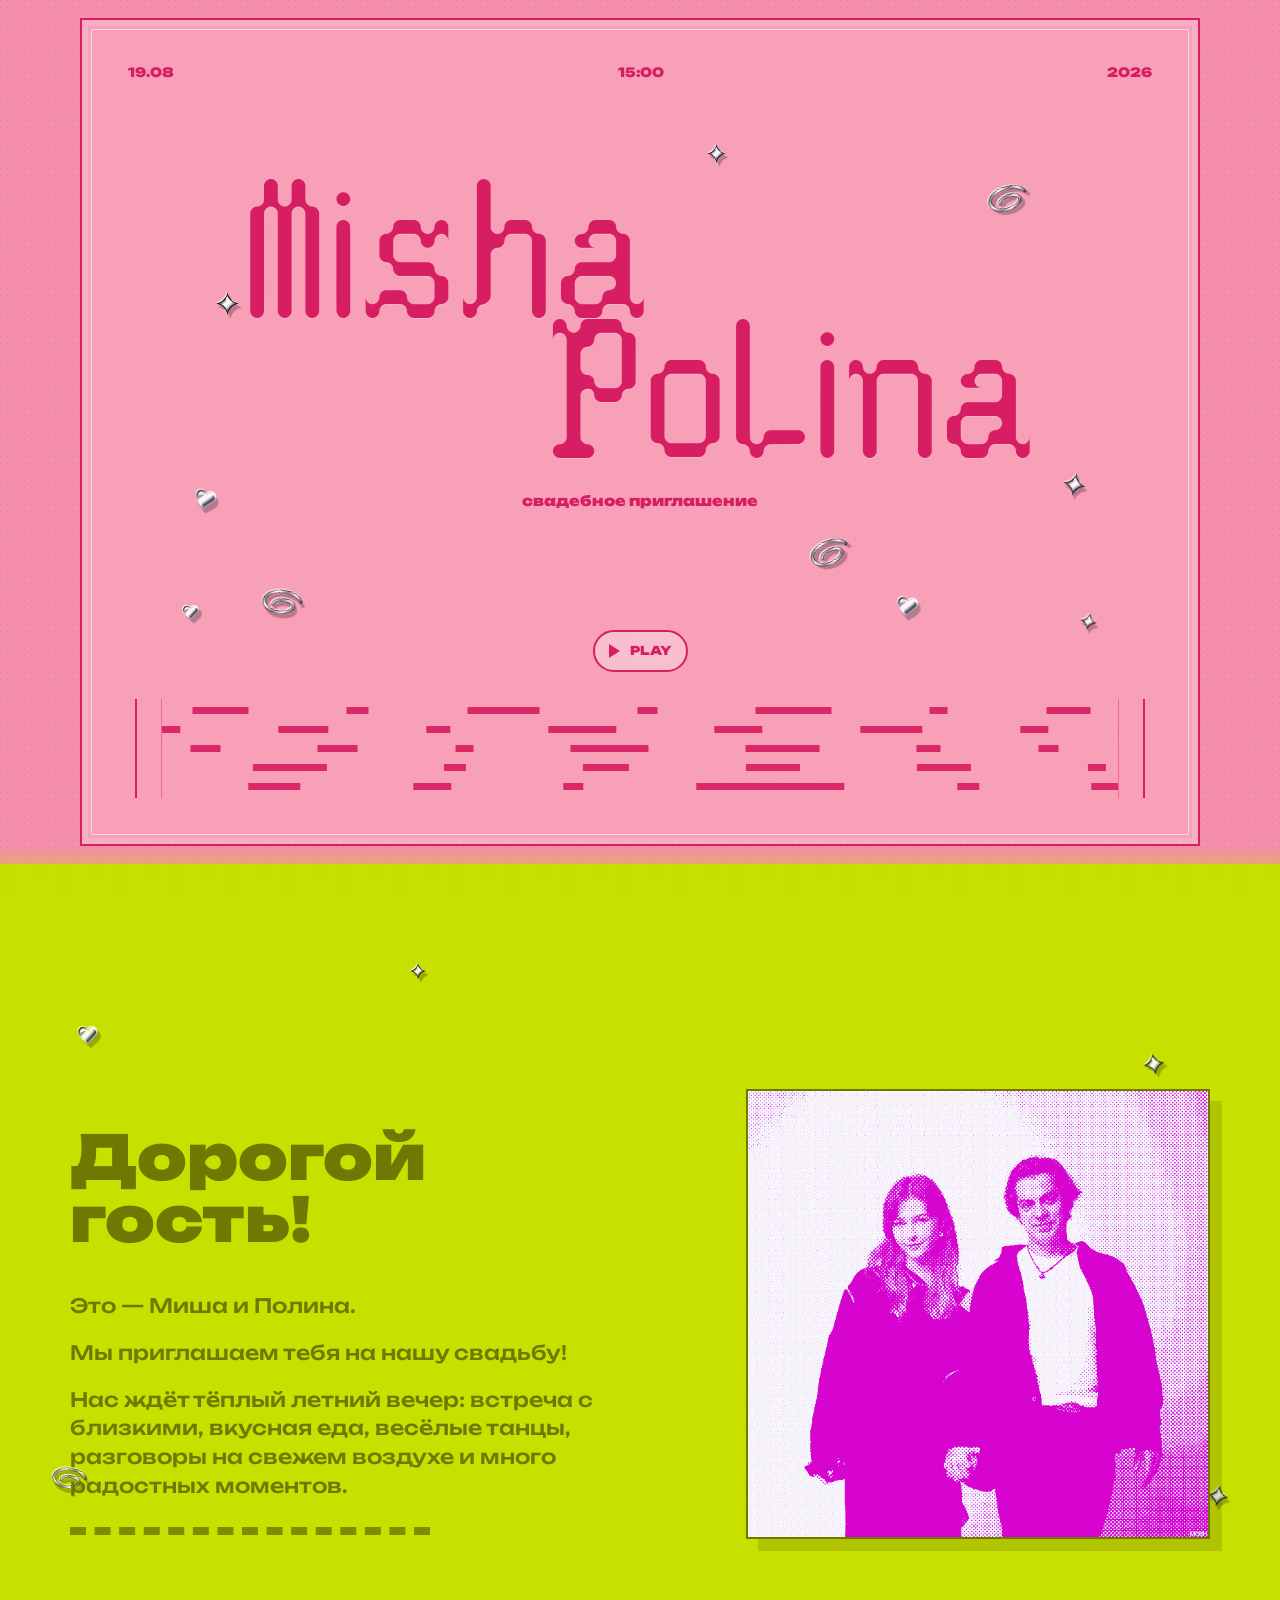
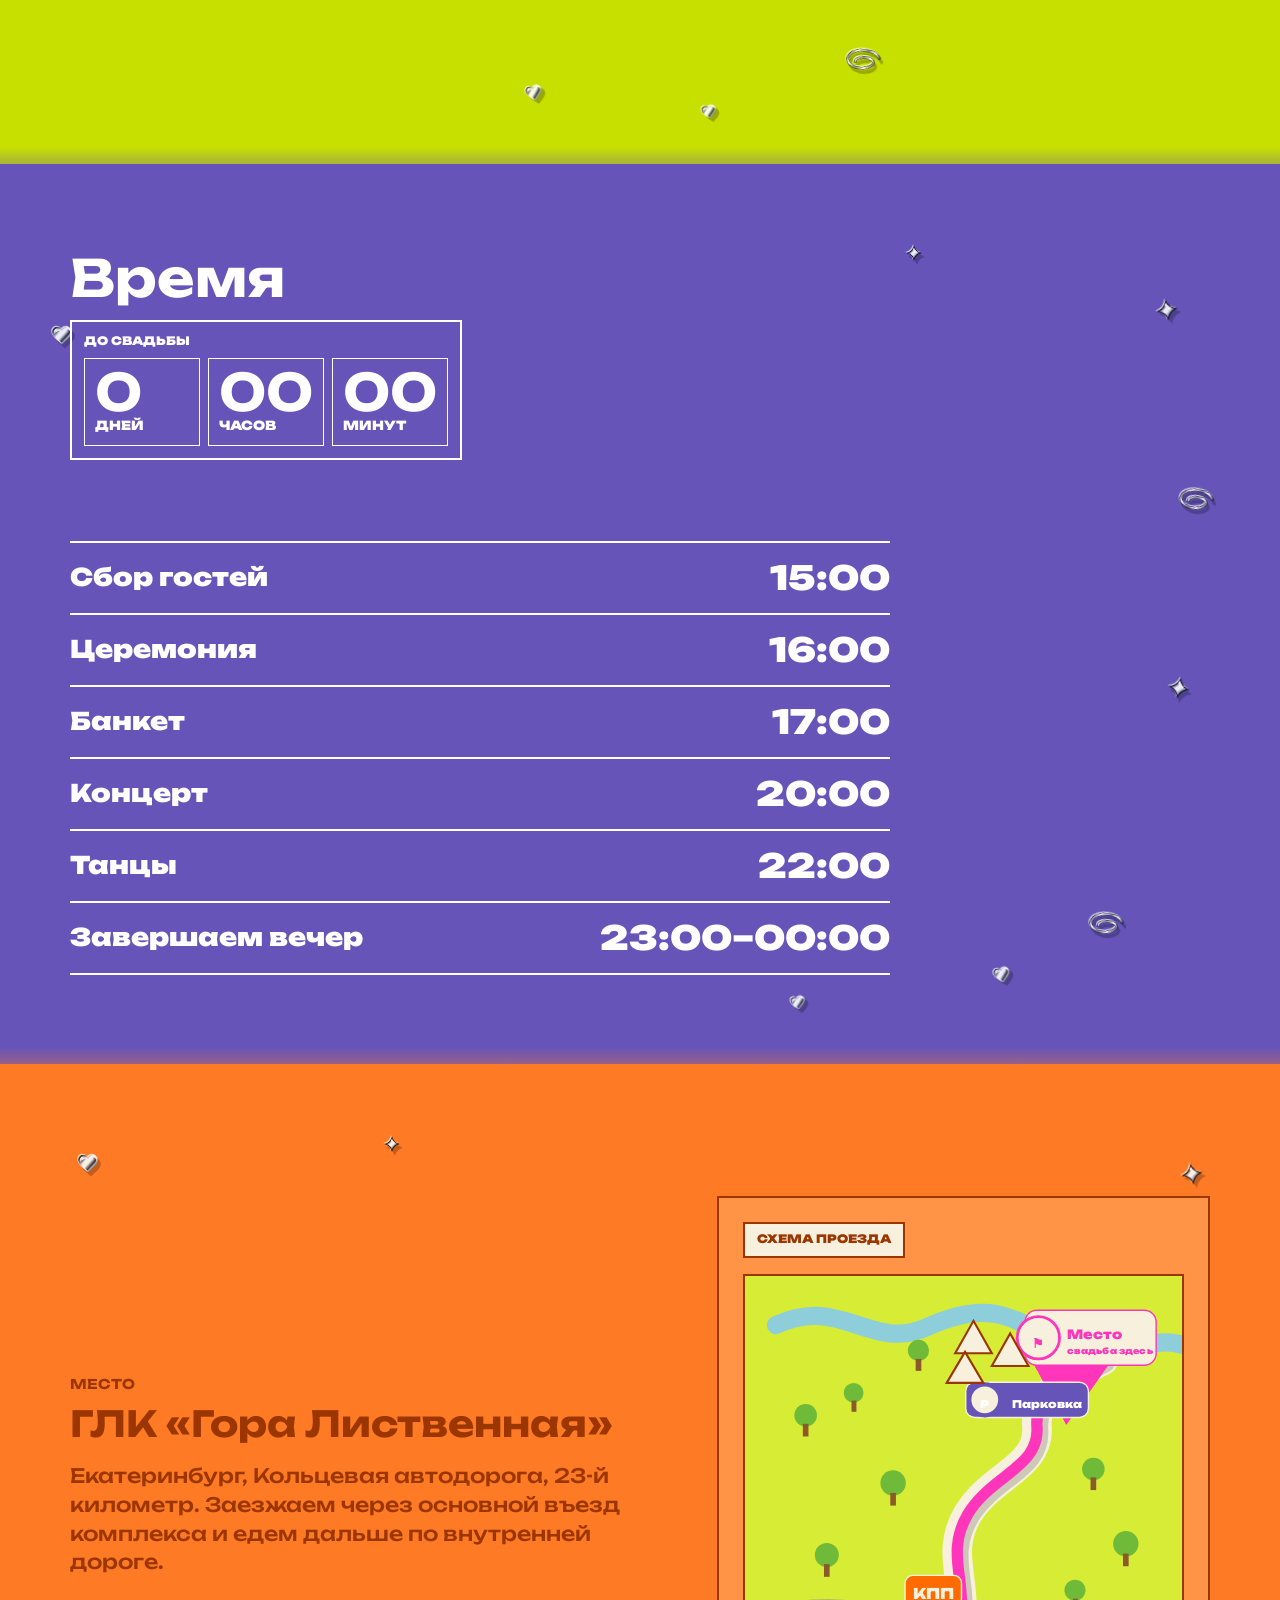
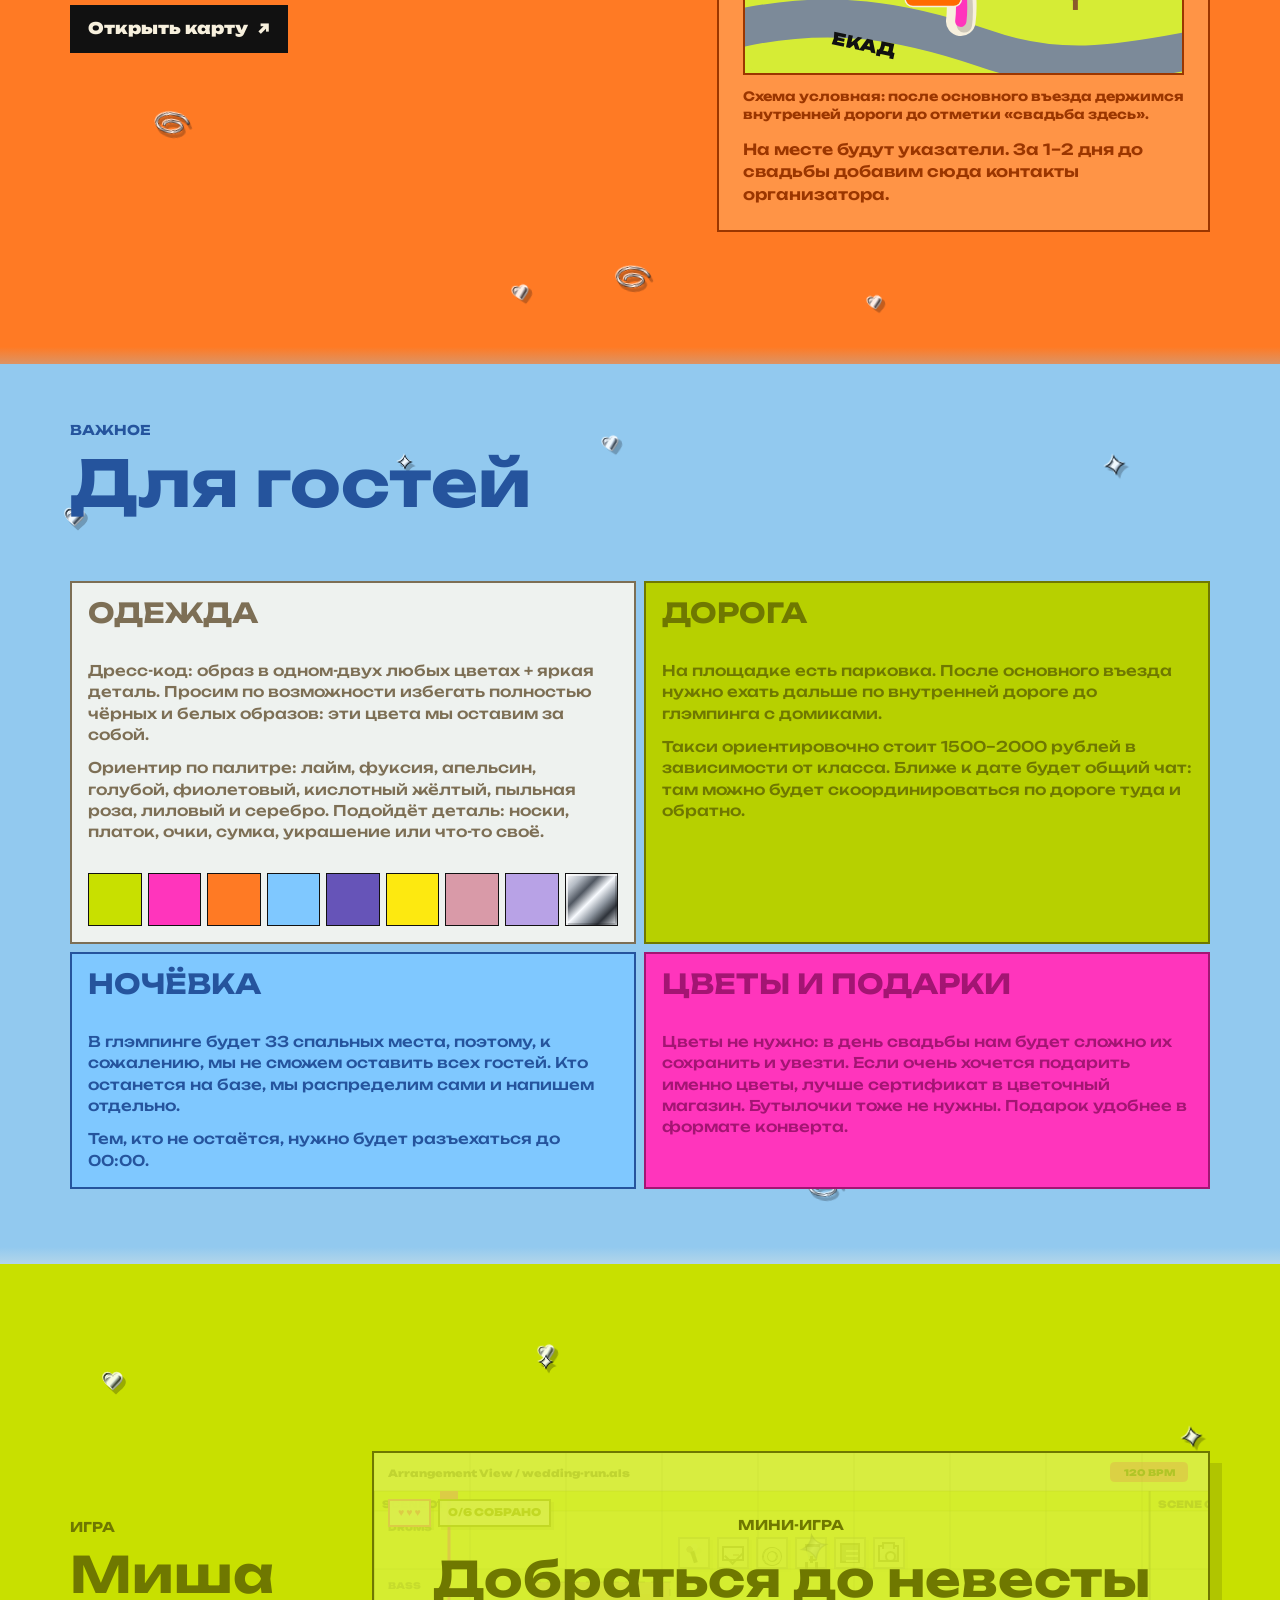
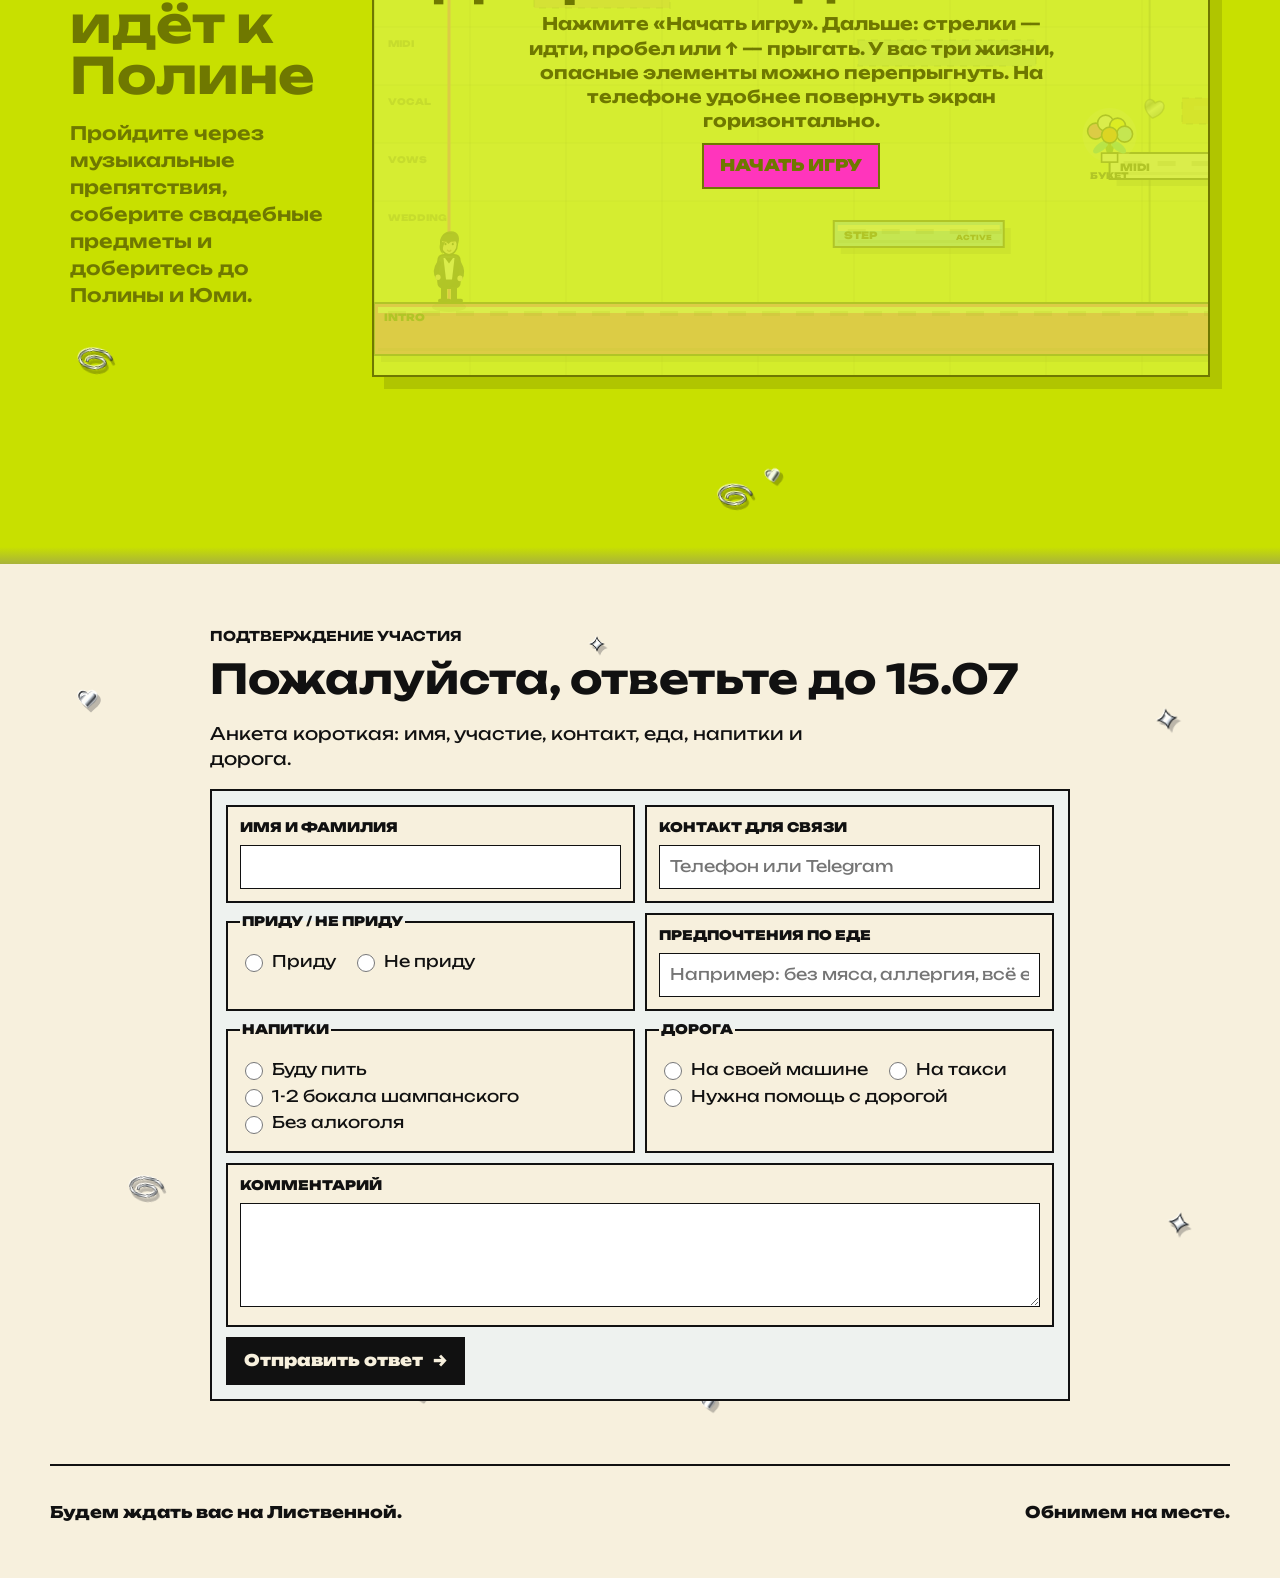
<file: index.html>
<!doctype html>
<html lang="ru">
  <head>
    <meta charset="utf-8">
    <meta name="viewport" content="width=device-width, initial-scale=1">
    <meta
      name="description"
      content="Приглашение на свадьбу Миши и Полины 19 августа 2026 года на Горе Лиственной."
    >
    <title>Миша и Полина — 19 августа 2026</title>
    <link rel="preconnect" href="https://fonts.googleapis.com">
    <link rel="preconnect" href="https://fonts.gstatic.com" crossorigin>
    <link href="https://fonts.googleapis.com/css2?family=Unbounded:wght@400;700;800;900&family=Cormorant+Garamond:ital,wght@0,300;0,400;1,300;1,400;1,600&family=Cormorant:ital,wght@1,300;1,400&display=swap" rel="stylesheet">
    <link rel="icon" href="assets/favicon.svg" type="image/svg+xml">
    <link rel="stylesheet" href="styles.css">
  </head>
  <body>
    <a class="skip-link" href="#invite">К содержанию</a>

    <header class="site-bar" aria-label="Навигация">
      <a class="site-mark" href="#top" aria-label="Миша и Полина">M+P</a>
      <nav class="site-nav" aria-label="Разделы приглашения">
        <a href="#time">Время</a>
        <a href="#place">Место</a>
        <a href="#notes">Важно</a>
        <a href="#game">Игра</a>
        <a href="#rsvp">Анкета</a>
      </nav>
    </header>

    <main id="top">
      <section class="hero hero--pink" aria-labelledby="hero-title">
        <div class="hero__grain" aria-hidden="true"></div>

        <div class="hero__poster">
          <div class="hero__topline" aria-label="Главная информация">
            <span>19.08</span>
            <span>15:00</span>
            <span>2026</span>
          </div>

          <div class="hero__silver-marks" aria-hidden="true">
            <img src="assets/silver-spark.svg" alt="">
            <img src="assets/silver-orbit.svg" alt="">
            <img src="assets/silver-heart.svg" alt="">
            <img src="assets/silver-spark.svg" alt="">
            <img src="assets/silver-orbit.svg" alt="">
            <img src="assets/silver-heart.svg" alt="">
            <img src="assets/silver-spark.svg" alt="">
            <img src="assets/silver-orbit.svg" alt="">
            <img src="assets/silver-heart.svg" alt="">
            <img src="assets/silver-spark.svg" alt="">
          </div>

          <div class="hero__copy">
            <h1 id="hero-title" class="hero__title">
              <span class="hero__name hero__name--misha">Misha</span>
              <span class="hero__name hero__name--polina">Polina</span>
            </h1>
            <p class="hero__subtitle">свадебное приглашение</p>
          </div>

          <div class="audio-plugin" aria-label="Музыкальный плеер">
            <button class="audio-plugin__button" type="button" data-audio-toggle aria-pressed="false">
              <span class="audio-plugin__icon" aria-hidden="true"></span>
              <span data-audio-label>Play</span>
            </button>
            <audio data-hero-audio src="assets/zuki.mp3" preload="metadata"></audio>
          </div>

          <div class="hero__midi-road midi-road" aria-hidden="true">
            <div class="midi-road__track">
              <div class="midi-road__lane">
                <div class="midi-road__phrase">
                  <span style="--w: 34px"></span>
                  <span style="--w: 18px"></span>
                  <span style="--w: 44px"></span>
                  <span style="--w: 26px"></span>
                  <span style="--w: 56px"></span>
                  <span style="--w: 22px"></span>
                  <span style="--w: 72px"></span>
                  <span style="--w: 20px"></span>
                  <span style="--w: 42px"></span>
                </div>
                <div class="midi-road__phrase" aria-hidden="true">
                  <span style="--w: 34px"></span>
                  <span style="--w: 18px"></span>
                  <span style="--w: 44px"></span>
                  <span style="--w: 26px"></span>
                  <span style="--w: 56px"></span>
                  <span style="--w: 22px"></span>
                  <span style="--w: 72px"></span>
                  <span style="--w: 20px"></span>
                  <span style="--w: 42px"></span>
                </div>
              </div>
              <div class="midi-road__lane">
                <div class="midi-road__phrase">
                  <span style="--w: 18px"></span>
                  <span style="--w: 62px"></span>
                  <span style="--w: 28px"></span>
                  <span style="--w: 36px"></span>
                  <span style="--w: 20px"></span>
                  <span style="--w: 50px"></span>
                  <span style="--w: 24px"></span>
                  <span style="--w: 68px"></span>
                  <span style="--w: 30px"></span>
                </div>
                <div class="midi-road__phrase" aria-hidden="true">
                  <span style="--w: 18px"></span>
                  <span style="--w: 62px"></span>
                  <span style="--w: 28px"></span>
                  <span style="--w: 36px"></span>
                  <span style="--w: 20px"></span>
                  <span style="--w: 50px"></span>
                  <span style="--w: 24px"></span>
                  <span style="--w: 68px"></span>
                  <span style="--w: 30px"></span>
                </div>
              </div>
              <div class="midi-road__lane">
                <div class="midi-road__phrase">
                  <span style="--w: 48px"></span>
                  <span style="--w: 24px"></span>
                  <span style="--w: 20px"></span>
                  <span style="--w: 58px"></span>
                  <span style="--w: 30px"></span>
                  <span style="--w: 40px"></span>
                  <span style="--w: 18px"></span>
                  <span style="--w: 78px"></span>
                  <span style="--w: 26px"></span>
                </div>
                <div class="midi-road__phrase" aria-hidden="true">
                  <span style="--w: 48px"></span>
                  <span style="--w: 24px"></span>
                  <span style="--w: 20px"></span>
                  <span style="--w: 58px"></span>
                  <span style="--w: 30px"></span>
                  <span style="--w: 40px"></span>
                  <span style="--w: 18px"></span>
                  <span style="--w: 78px"></span>
                  <span style="--w: 26px"></span>
                </div>
              </div>
              <div class="midi-road__lane">
                <div class="midi-road__phrase">
                  <span style="--w: 26px"></span>
                  <span style="--w: 54px"></span>
                  <span style="--w: 18px"></span>
                  <span style="--w: 32px"></span>
                  <span style="--w: 74px"></span>
                  <span style="--w: 22px"></span>
                  <span style="--w: 46px"></span>
                  <span style="--w: 28px"></span>
                </div>
                <div class="midi-road__phrase" aria-hidden="true">
                  <span style="--w: 26px"></span>
                  <span style="--w: 54px"></span>
                  <span style="--w: 18px"></span>
                  <span style="--w: 32px"></span>
                  <span style="--w: 74px"></span>
                  <span style="--w: 22px"></span>
                  <span style="--w: 46px"></span>
                  <span style="--w: 28px"></span>
                </div>
              </div>
              <div class="midi-road__lane">
                <div class="midi-road__phrase">
                  <span style="--w: 64px"></span>
                  <span style="--w: 22px"></span>
                  <span style="--w: 34px"></span>
                  <span style="--w: 18px"></span>
                  <span style="--w: 52px"></span>
                  <span style="--w: 38px"></span>
                  <span style="--w: 20px"></span>
                  <span style="--w: 84px"></span>
                </div>
                <div class="midi-road__phrase" aria-hidden="true">
                  <span style="--w: 64px"></span>
                  <span style="--w: 22px"></span>
                  <span style="--w: 34px"></span>
                  <span style="--w: 18px"></span>
                  <span style="--w: 52px"></span>
                  <span style="--w: 38px"></span>
                  <span style="--w: 20px"></span>
                  <span style="--w: 84px"></span>
                </div>
              </div>
            </div>
          </div>
        </div>
      </section>

      <section class="intro section screen--lime" id="invite" aria-labelledby="invite-title">
        <div class="section__silver-marks" aria-hidden="true">
          <img src="assets/silver-heart.svg" alt="">
          <img src="assets/silver-spark.svg" alt="">
          <img src="assets/silver-orbit.svg" alt="">
          <img src="assets/silver-spark.svg" alt="">
          <img src="assets/silver-heart.svg" alt="">
          <img src="assets/silver-orbit.svg" alt="">
          <img src="assets/silver-spark.svg" alt="">
          <img src="assets/silver-heart.svg" alt="">
        </div>
        <div class="intro__text">
          <h2 id="invite-title">Дорогой <span data-guest-name>гость</span>!</h2>
          <div class="intro__body">
            <p>
              Это — Миша и Полина.
            </p>
            <p>
              Мы приглашаем тебя на нашу свадьбу!
            </p>
            <p>
              Нас ждёт тёплый летний вечер: встреча с близкими, вкусная еда,
              весёлые танцы, разговоры на свежем воздухе и много радостных
              моментов.
            </p>
          </div>
        </div>
        <figure class="intro__photo intro__photo--pop">
          <img src="assets/misha-polina-pop-pink.png" alt="Миша и Полина идут вместе и держатся за руки">
        </figure>
      </section>

      <section class="section section--grid screen--violet" id="time" aria-labelledby="time-title">
        <div class="section__silver-marks" aria-hidden="true">
          <img src="assets/silver-heart.svg" alt="">
          <img src="assets/silver-spark.svg" alt="">
          <img src="assets/silver-orbit.svg" alt="">
          <img src="assets/silver-spark.svg" alt="">
          <img src="assets/silver-heart.svg" alt="">
          <img src="assets/silver-orbit.svg" alt="">
          <img src="assets/silver-spark.svg" alt="">
          <img src="assets/silver-heart.svg" alt="">
        </div>
        <div>
          <h2 id="time-title">Время</h2>
          <div class="countdown" aria-label="Сколько осталось до свадьбы">
            <p>до свадьбы</p>
            <div class="countdown__grid">
              <span><strong id="cd-days">0</strong>дней</span>
              <span><strong id="cd-hours">00</strong>часов</span>
              <span><strong id="cd-minutes">00</strong>минут</span>
            </div>
          </div>
        </div>
        <ol class="timeline" aria-label="Время">
          <li>
            <span>Сбор гостей</span>
            <time datetime="2026-08-19T15:00">15:00</time>
          </li>
          <li>
            <span>Церемония</span>
            <time datetime="2026-08-19T16:00">16:00</time>
          </li>
          <li>
            <span>Банкет</span>
            <time datetime="2026-08-19T17:00">17:00</time>
          </li>
          <li>
            <span>Концерт</span>
            <time datetime="2026-08-19T20:00">20:00</time>
          </li>
          <li>
            <span>Танцы</span>
            <time datetime="2026-08-19T22:00">22:00</time>
          </li>
          <li>
            <span>Завершаем вечер</span>
            <time datetime="2026-08-19T23:00">23:00–00:00</time>
          </li>
        </ol>
      </section>

      <section class="place section screen--orange" id="place" aria-labelledby="place-title">
        <div class="section__silver-marks" aria-hidden="true">
          <img src="assets/silver-heart.svg" alt="">
          <img src="assets/silver-spark.svg" alt="">
          <img src="assets/silver-orbit.svg" alt="">
          <img src="assets/silver-spark.svg" alt="">
          <img src="assets/silver-heart.svg" alt="">
          <img src="assets/silver-orbit.svg" alt="">
          <img src="assets/silver-spark.svg" alt="">
          <img src="assets/silver-heart.svg" alt="">
        </div>
        <div class="place__copy">
          <p class="eyebrow">место</p>
          <h2 id="place-title">ГЛК «Гора Лиственная»</h2>
          <p>
            Екатеринбург, Кольцевая автодорога, 23-й километр. Заезжаем через
            основной въезд комплекса и едем дальше по внутренней дороге.
          </p>
          <a
            class="button-link"
            href="https://yandex.ru/maps/-/CTQwrZ~t"
            target="_blank"
            rel="noreferrer"
          >
            Открыть карту
            <span aria-hidden="true">↗</span>
          </a>
        </div>
        <div class="route-card" aria-label="Схема проезда">
          <p class="route-card__kicker">схема проезда</p>
          <figure class="route-map">
            <svg viewBox="0 0 620 560" role="img" aria-labelledby="route-map-title route-map-desc">
              <title id="route-map-title">Схема проезда на Горе Лиственной</title>
              <desc id="route-map-desc">
                От ЕКАД заехать через КПП, ехать по внутренней дороге мимо парковки до места свадьбы.
              </desc>
              <defs>
                <marker id="route-arrow" viewBox="0 0 10 10" refX="8" refY="5" markerWidth="7" markerHeight="7" orient="auto-start-reverse">
                  <path d="M 0 0 L 10 5 L 0 10 z" fill="#ff35bc"></path>
                </marker>
              </defs>
              <rect width="620" height="560" rx="22" fill="#d6ec35"></rect>
              <path class="route-map__river" d="M44 68 C138 24 178 108 260 70 C336 36 374 48 440 94 C504 138 562 78 620 96"></path>
              <path class="route-map__ekad" d="M-18 500 C122 468 226 488 338 526 C440 562 520 552 650 526"></path>
              <text class="route-map__ekad-label" x="122" y="520" transform="rotate(12 122 520)">ЕКАД</text>
              <path class="route-map__road" d="M306 488 C314 428 284 390 316 336 C350 280 418 270 414 212 C410 164 452 148 508 118"></path>
              <path class="route-map__path-shadow" d="M306 488 C314 428 284 390 316 336 C350 280 418 270 414 212 C410 164 452 148 508 118"></path>
              <path class="route-map__path" d="M306 488 C314 428 284 390 316 336 C350 280 418 270 414 212 C410 164 452 148 508 118"></path>
              <g class="route-map__trees">
                <circle cx="86" cy="196" r="16"></circle><rect x="82" y="208" width="8" height="18"></rect>
                <circle cx="154" cy="164" r="14"></circle><rect x="151" y="175" width="7" height="16"></rect>
                <circle cx="210" cy="292" r="18"></circle><rect x="206" y="306" width="8" height="18"></rect>
                <circle cx="116" cy="394" r="17"></circle><rect x="112" y="407" width="8" height="18"></rect>
                <circle cx="494" cy="272" r="16"></circle><rect x="490" y="284" width="8" height="18"></rect>
                <circle cx="540" cy="378" r="18"></circle><rect x="536" y="392" width="8" height="18"></rect>
                <circle cx="468" cy="444" r="15"></circle><rect x="465" y="456" width="7" height="16"></rect>
                <circle cx="246" cy="104" r="15"></circle><rect x="242" y="116" width="8" height="17"></rect>
              </g>
              <g class="route-map__gate route-map__label">
                <rect x="228" y="424" width="78" height="42" rx="10"></rect>
                <text x="267" y="451">КПП</text>
              </g>
              <g class="route-map__parking route-map__label">
                <rect x="314" y="150" width="172" height="48" rx="12"></rect>
                <circle cx="340" cy="174" r="22"></circle>
                <text class="route-map__parking-p" x="340" y="181">P</text>
                <text x="378" y="181">Парковка</text>
              </g>
              <g class="route-map__glamping route-map__label">
                <rect x="398" y="48" width="184" height="76" rx="16"></rect>
                <circle cx="416" cy="86" r="30"></circle>
                <text class="route-map__flag" x="416" y="95">⚑</text>
                <text x="456" y="82">Место</text>
                <text x="456" y="106">свадьба здесь</text>
              </g>
              <g class="route-map__tents">
                <path d="M298 108 L324 62 L350 108 Z"></path>
                <path d="M350 126 L376 80 L402 126 Z"></path>
                <path d="M286 150 L312 106 L338 150 Z"></path>
              </g>
            </svg>
            <figcaption>
              Схема условная: после основного въезда держимся внутренней дороги до отметки «свадьба здесь».
            </figcaption>
          </figure>
          <p class="route-card__note">На месте будут указатели. За 1–2 дня до свадьбы добавим сюда контакты организатора.</p>
        </div>
      </section>

      <section class="notes section screen--blue" id="notes" aria-labelledby="notes-title">
        <div class="section__silver-marks" aria-hidden="true">
          <img src="assets/silver-heart.svg" alt="">
          <img src="assets/silver-spark.svg" alt="">
          <img src="assets/silver-orbit.svg" alt="">
          <img src="assets/silver-spark.svg" alt="">
          <img src="assets/silver-heart.svg" alt="">
          <img src="assets/silver-orbit.svg" alt="">
          <img src="assets/silver-spark.svg" alt="">
          <img src="assets/silver-heart.svg" alt="">
        </div>
        <div>
          <p class="eyebrow">важное</p>
          <h2 id="notes-title">Для гостей</h2>
        </div>
        <div class="notes__list">
          <article class="note note--dress">
            <h3>ОДЕЖДА</h3>
            <p>
              Дресс-код: образ в одном-двух любых цветах + яркая деталь.
              Просим по возможности избегать полностью чёрных и белых образов:
              эти цвета мы оставим за собой.
            </p>
            <p>
              Ориентир по палитре: лайм, фуксия, апельсин, голубой,
              фиолетовый, кислотный жёлтый, пыльная роза, лиловый и серебро. Подойдёт деталь: носки, платок,
              очки, сумка, украшение или что-то своё.
            </p>
            <div class="swatches" aria-label="Цвета настроения">
              <span style="--swatch: #c8e000"></span>
              <span style="--swatch: #ff35bc"></span>
              <span style="--swatch: #ff7a24"></span>
              <span style="--swatch: #7fc8ff"></span>
              <span style="--swatch: #6654b8"></span>
              <span style="--swatch: #fde910"></span>
              <span style="--swatch: #d99aa8"></span>
              <span style="--swatch: #b8a2e6"></span>
              <span class="swatch--silver" aria-label="серебро"></span>
            </div>
          </article>
          <article class="note note--road">
            <h3>ДОРОГА</h3>
            <p>
              На площадке есть парковка. После основного въезда нужно ехать
              дальше по внутренней дороге до глэмпинга с домиками.
            </p>
            <p>
              Такси ориентировочно стоит 1500–2000 рублей в зависимости от
              класса. Ближе к дате будет общий чат: там можно будет
              скоординироваться по дороге туда и обратно.
            </p>
          </article>
          <article class="note note--weather">
            <h3>НОЧЁВКА</h3>
            <p>
              В глэмпинге будет 33 спальных места, поэтому, к сожалению, мы не
              сможем оставить всех гостей. Кто останется на базе, мы распределим
              сами и напишем отдельно.
            </p>
            <p>
              Тем, кто не остаётся, нужно будет разъехаться до 00:00.
            </p>
          </article>
          <article class="note note--gifts">
            <h3>ЦВЕТЫ И ПОДАРКИ</h3>
            <p>
              Цветы не нужно: в день свадьбы нам будет сложно их сохранить и
              увезти. Если очень хочется подарить именно цветы, лучше
              сертификат в цветочный магазин. Бутылочки тоже не нужны. Подарок
              удобнее в формате конверта.
            </p>
          </article>
        </div>
      </section>

      <section class="game section screen--lime" id="game" aria-labelledby="game-title">
        <div class="section__silver-marks" aria-hidden="true">
          <img src="assets/silver-heart.svg" alt="">
          <img src="assets/silver-spark.svg" alt="">
          <img src="assets/silver-orbit.svg" alt="">
          <img src="assets/silver-spark.svg" alt="">
          <img src="assets/silver-heart.svg" alt="">
          <img src="assets/silver-orbit.svg" alt="">
          <img src="assets/silver-spark.svg" alt="">
          <img src="assets/silver-heart.svg" alt="">
        </div>
        <div class="game__copy">
          <p class="eyebrow">игра</p>
          <h2 id="game-title">Миша идёт к Полине</h2>
          <p>
            Пройдите через музыкальные препятствия, соберите свадебные предметы и
            доберитесь до Полины и Юми.
          </p>
        </div>
        <div class="game__stage" data-wedding-game>
          <button class="game__close" type="button" data-game-close aria-label="Закрыть игру">×</button>
          <div class="game__hud" aria-hidden="true">
            <span data-game-lives>♥ ♥ ♥</span>
            <span data-game-items>0/6 собрано</span>
            <span data-game-distance>экран 1/8</span>
          </div>
          <div class="game__inventory" data-game-inventory aria-label="Собранные предметы">
            <span class="game__inventory-item" data-game-item="bouquet" title="Букет"><i class="game__icon game__icon--bouquet"></i></span>
            <span class="game__inventory-item" data-game-item="vows" title="Клятвы"><i class="game__icon game__icon--vows"></i></span>
            <span class="game__inventory-item" data-game-item="ring" title="Кольца"><i class="game__icon game__icon--rings"></i></span>
            <span class="game__inventory-item" data-game-item="glass" title="Бокалы"><i class="game__icon game__icon--glass"></i></span>
            <span class="game__inventory-item" data-game-item="playlist" title="Плейлист"><i class="game__icon game__icon--playlist"></i></span>
            <span class="game__inventory-item" data-game-item="photo" title="Фото"><i class="game__icon game__icon--photo"></i></span>
          </div>
          <canvas
            class="game__canvas"
            data-game-canvas
            width="960"
            height="520"
            aria-label="Мини-игра: жених бежит к невесте"
          ></canvas>
          <div class="game__overlay" data-game-overlay>
            <p class="eyebrow">мини-игра</p>
            <h3 data-game-overlay-title>Добраться до невесты</h3>
            <p data-game-overlay-text>
              Нажмите «Начать игру». Дальше: стрелки — идти, пробел или ↑ —
              прыгать. У вас три жизни, опасные элементы можно перепрыгнуть.
              На телефоне удобнее повернуть экран горизонтально.
            </p>
            <button class="game__button" type="button" data-game-start>Начать игру</button>
          </div>
          <div class="game__controls" aria-label="Управление игрой">
            <button type="button" data-game-left aria-label="Назад">←</button>
            <button type="button" data-game-jump aria-label="Прыжок">↑</button>
            <button type="button" data-game-right aria-label="Вперед">→</button>
          </div>
        </div>
      </section>

      <section class="rsvp section screen--paper" id="rsvp" aria-labelledby="rsvp-title">
        <div class="section__silver-marks" aria-hidden="true">
          <img src="assets/silver-heart.svg" alt="">
          <img src="assets/silver-spark.svg" alt="">
          <img src="assets/silver-orbit.svg" alt="">
          <img src="assets/silver-spark.svg" alt="">
          <img src="assets/silver-heart.svg" alt="">
          <img src="assets/silver-orbit.svg" alt="">
          <img src="assets/silver-spark.svg" alt="">
          <img src="assets/silver-heart.svg" alt="">
        </div>
        <div class="rsvp__head">
          <p class="eyebrow">подтверждение участия</p>
          <h2 id="rsvp-title">Пожалуйста, ответьте до 15.07</h2>
          <p>
            Анкета короткая: имя, участие, контакт, еда, напитки и дорога.
          </p>
        </div>

        <form class="rsvp-form" id="rsvp-form" action="https://formsubmit.co/mikkcift@yandex.ru" method="POST">
          <input type="hidden" name="_subject" value="Свадьба: ответ гостя">
          <input type="hidden" name="_template" value="table">
          <input type="hidden" name="_captcha" value="false">
          <input type="hidden" name="_next" value="https://misha-polina-2026.ru/#rsvp">
          <input type="text" name="_honey" tabindex="-1" autocomplete="off" aria-hidden="true">

          <label>
            <span>Имя и фамилия</span>
            <input name="name" autocomplete="name" required>
          </label>

          <label>
            <span>Контакт для связи</span>
            <input name="contact" autocomplete="tel" placeholder="Телефон или Telegram">
          </label>

          <fieldset>
            <legend>Приду / не приду</legend>
            <label><input type="radio" name="attendance" value="Приду" required> Приду</label>
            <label><input type="radio" name="attendance" value="Не приду"> Не приду</label>
          </fieldset>

          <fieldset>
            <legend>Торжественная церемония</legend>
            <p class="fieldset-note">13 августа в 15:00 в ЗАГСе в Верхней Пышме.</p>
            <label><input type="radio" name="upper_pyshma_ceremony" value="Да, хочу посетить" required> Да, хочу посетить</label>
            <label><input type="radio" name="upper_pyshma_ceremony" value="Нет"> Нет</label>
          </fieldset>

          <label>
            <span>Предпочтения по еде</span>
            <input name="food" placeholder="Например: без мяса, аллергия, всё ем">
          </label>

          <fieldset>
            <legend>Напитки</legend>
            <label><input type="radio" name="alcohol" value="Буду пить" required> Буду пить</label>
            <label><input type="radio" name="alcohol" value="1-2 бокала шампанского"> 1-2 бокала шампанского</label>
            <label><input type="radio" name="alcohol" value="Без алкоголя"> Без алкоголя</label>
          </fieldset>

          <fieldset>
            <legend>Дорога</legend>
            <label><input type="radio" name="transport" value="На своей машине" required> На своей машине</label>
            <label><input type="radio" name="transport" value="На такси"> На такси</label>
            <label><input type="radio" name="transport" value="Нужна помощь с дорогой"> Нужна помощь с дорогой</label>
          </fieldset>

          <label class="rsvp-form__wide">
            <span>Комментарий</span>
            <textarea name="comment" rows="4"></textarea>
          </label>

          <button class="submit-button" type="submit">
            Отправить ответ
            <span aria-hidden="true">→</span>
          </button>
          <p class="form-status" id="form-status" role="status" aria-live="polite"></p>
        </form>

      </section>
    </main>

    <footer class="footer">
      <p>Будем ждать вас на Лиственной.</p>
      <p>Обнимем на месте.</p>
    </footer>

    <script src="script.js"></script>
    <script src="form-fix.js"></script>
  </body>
</html>
</file>
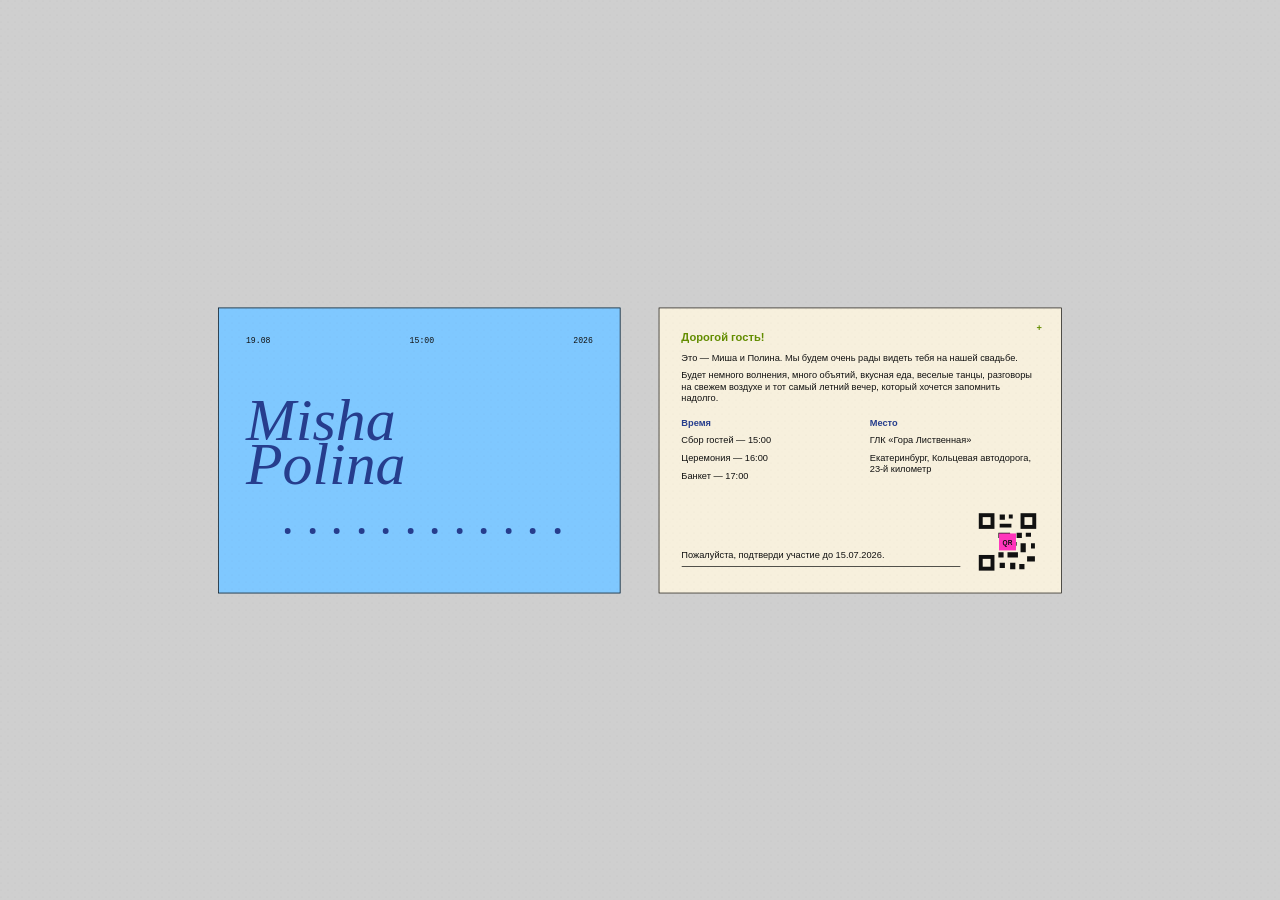
<file: print.html>
<!doctype html>
<html lang="ru">
  <head>
    <meta charset="utf-8">
    <meta name="viewport" content="width=device-width, initial-scale=1">
    <title>Печатное приглашение — Миша и Полина</title>
    <link rel="stylesheet" href="styles.css">
  </head>
  <body class="print-body">
    <main class="print-sheet" aria-label="Бумажное приглашение">
      <section class="print-card print-card--front" aria-label="Лицевая сторона">
        <div class="print-card__meta">
          <span>19.08</span>
          <span>15:00</span>
          <span>2026</span>
        </div>
        <h1>Misha<br>Polina</h1>
        <div class="print-dots" aria-hidden="true"></div>
      </section>

      <section class="print-card print-card--back" aria-label="Оборотная сторона">
        <div class="print-letter">
          <p class="print-plus" aria-hidden="true">+</p>
          <h2>Дорогой <span data-guest-name>гость</span>!</h2>
          <p>
            Это — Миша и Полина. Мы будем очень рады видеть тебя на нашей
            свадьбе.
          </p>
          <p>
            Будет немного волнения, много объятий, вкусная еда, веселые танцы,
            разговоры на свежем воздухе и тот самый летний вечер, который
            хочется запомнить надолго.
          </p>

          <div class="print-columns">
            <div>
              <h3>Время</h3>
              <p>Сбор гостей — 15:00</p>
              <p>Церемония — 16:00</p>
              <p>Банкет — 17:00</p>
            </div>
            <div>
              <h3>Место</h3>
              <p>ГЛК «Гора Лиственная»</p>
              <p>Екатеринбург, Кольцевая автодорога, 23-й километр</p>
            </div>
          </div>

          <div class="print-rsvp">
            <p>Пожалуйста, подтверди участие до 15.07.2026.</p>
            <img src="assets/qr-placeholder.svg" alt="Место для QR-кода анкеты">
          </div>
        </div>
      </section>
    </main>

    <script src="script.js"></script>
  </body>
</html>
</file>
<file: styles.css>
@font-face {
  font-family: "Scorpius";
  src: url("assets/scorpius.otf") format("opentype");
  font-display: swap;
}

:root {
  --ink: #111111;
  --paper: #f7f0dd;
  --paper-cool: #eef2ef;
  --blue: #7fc8ff;
  --pink: #ff35bc;
  --orange: #ff6b00;
  --green: #b7d000;
  --violet: #6654b8;
  --cyan: #37bcc7;
  --red: #c3452b;
  --figura-purple: #8d5cff;
  --figura-orange: #ff4b20;
  --figura-black: #17110f;
  --blue-ink: #25549d;
  --pink-ink: #a31573;
  --orange-ink: #9b3600;
  --green-ink: #6f7800;
  --paper-ink: #7d6f55;
  --hero-paper: #f48eaa;
  --hero-paper-soft: #f7a0b7;
  --hero-ink: #d81e62;
  --hero-ink-muted: rgba(216, 30, 98, 0.72);
  --hero-star: #fff4f7;
  --hero-border: #d81e62;
  --silver-shadow: rgba(20, 23, 28, 0.28);
  --silver-glint: rgba(255, 255, 255, 0.74);
  --screen-paper: var(--paper);
  --screen-paper-soft: var(--paper-cool);
  --screen-ink: var(--ink);
  --screen-next: var(--paper);
  --line: 2px solid var(--ink);
  --max: 1180px;
  --font-block: "Unbounded", "Arial Black", Arial, Helvetica, sans-serif;
  --font-serif: "Cormorant Garamond", Georgia, "Times New Roman", serif;
  --font-serif-soft: "Cormorant", "Cormorant Garamond", Georgia, serif;
  --font-scorpius: "Scorpius", "Cormorant Garamond", Georgia, serif;
  --font-body: var(--font-serif);
  --font-display-sans: var(--font-block);
  --font-display-serif: var(--font-serif-soft);
  --font-narrow: var(--font-block);
  --font-mono: var(--font-block);
}

* {
  box-sizing: border-box;
  letter-spacing: 0;
}

html {
  scroll-behavior: smooth;
}

body {
  position: relative;
  margin: 0;
  color: var(--ink);
  background: var(--paper);
  font-family: var(--font-block);
  line-height: 1.35;
}

body::before {
  content: "";
  position: fixed;
  inset: 0;
  z-index: 1000;
  pointer-events: none;
  opacity: 0.18;
  mix-blend-mode: multiply;
  background-image: url("data:image/svg+xml,%3Csvg xmlns='http://www.w3.org/2000/svg' width='7' height='7' viewBox='0 0 7 7'%3E%3Ccircle cx='1' cy='1' r='.55' fill='%23111111' fill-opacity='.32'/%3E%3Ccircle cx='5' cy='4' r='.45' fill='%23111111' fill-opacity='.2'/%3E%3C/svg%3E");
  background-size: 7px 7px;
}

a {
  color: inherit;
}

button,
input,
select,
textarea {
  font: inherit;
}

img {
  display: block;
  max-width: 100%;
}

.skip-link {
  position: fixed;
  left: 16px;
  top: 12px;
  z-index: 30;
  transform: translateY(-140%);
  background: var(--green);
  border: var(--line);
  padding: 8px 12px;
}

.skip-link:focus {
  transform: translateY(0);
}

.site-bar {
  display: none;
  position: absolute;
  left: 0;
  right: 0;
  top: 0;
  z-index: 20;
  align-items: center;
  justify-content: space-between;
  gap: 16px;
  padding: 12px 20px;
  color: var(--ink);
  background: rgba(247, 240, 221, 0.92);
  border-bottom: var(--line);
}

.site-mark {
  display: inline-flex;
  align-items: center;
  justify-content: center;
  width: 44px;
  height: 44px;
  border: 2px solid currentColor;
  text-decoration: none;
  font-family: var(--font-display-sans);
  font-weight: 900;
}

.site-nav {
  display: flex;
  align-items: center;
  gap: 8px;
  font-family: var(--font-narrow);
  font-size: 0.9rem;
  font-weight: 800;
  text-transform: uppercase;
}

.site-nav a {
  padding: 8px 10px;
  text-decoration: none;
  border: 1px solid currentColor;
}

.hero {
  position: relative;
  min-height: 96svh;
  overflow: hidden;
  display: grid;
  place-items: center;
  isolation: isolate;
  padding: 18px;
  --screen-next: #c8e000;
  color: var(--hero-ink);
  background: var(--hero-paper);
}

.hero::after,
.section::after {
  content: "";
  position: absolute;
  left: 0;
  right: 0;
  bottom: -1px;
  z-index: 6;
  height: 18px;
  pointer-events: none;
  opacity: 0.34;
  background: linear-gradient(to bottom, rgba(255, 255, 255, 0), var(--screen-next));
}

.hero--pink {
  --hero-paper: #f48eaa;
  --hero-paper-soft: #f7a0b7;
  --hero-ink: #d81e62;
  --hero-ink-muted: rgba(216, 30, 98, 0.72);
  --hero-star: #fff4f7;
  --hero-border: #d81e62;
}

.hero--lime {
  --hero-paper: #c8e000;
  --hero-paper-soft: #d6ec35;
  --hero-ink: #6f7800;
  --hero-ink-muted: rgba(111, 120, 0, 0.72);
  --hero-star: #f5ffd0;
  --hero-border: #6f7800;
}

.hero__grain {
  position: absolute;
  inset: 0;
  z-index: -1;
  pointer-events: none;
  opacity: 0.34;
  mix-blend-mode: multiply;
  background-image: url("data:image/svg+xml,%3Csvg xmlns='http://www.w3.org/2000/svg' width='6' height='6' viewBox='0 0 6 6'%3E%3Ccircle cx='1' cy='1' r='.5' fill='%23111111' fill-opacity='.36'/%3E%3Ccircle cx='4' cy='3' r='.35' fill='%23111111' fill-opacity='.2'/%3E%3C/svg%3E");
  background-size: 6px 6px;
}

.hero__poster {
  position: relative;
  width: min(100%, 1120px);
  min-height: calc(96svh - 36px);
  display: grid;
  grid-template-rows: auto 1fr auto;
  align-items: center;
  padding: clamp(22px, 4vw, 46px);
  border: 2px solid var(--hero-border);
  background: var(--hero-paper-soft);
  box-shadow: inset 0 0 0 6px rgba(255, 255, 255, 0.16);
}

.hero__poster::before {
  content: "";
  position: absolute;
  inset: 9px;
  border: 1px solid rgba(255, 244, 247, 0.64);
  pointer-events: none;
}

.hero__topline {
  position: relative;
  z-index: 2;
  display: flex;
  justify-content: space-between;
  gap: 20px;
  width: 100%;
  color: var(--hero-ink);
  font-family: var(--font-narrow);
  font-size: clamp(0.68rem, 1vw, 0.92rem);
  font-weight: 900;
  line-height: 1;
}

.hero__copy {
  position: relative;
  z-index: 3;
  width: min(100%, 930px);
  margin: 0 auto;
  padding: clamp(24px, 5vh, 60px) 0 clamp(18px, 3vh, 34px);
  text-align: center;
}

.eyebrow {
  margin: 0 0 12px;
  font-family: var(--font-mono);
  font-size: 0.84rem;
  font-weight: 700;
  text-transform: uppercase;
}

.hero__title {
  margin: 0;
  display: grid;
  width: 100%;
  color: var(--hero-ink);
  font-family: var(--font-scorpius);
  font-size: clamp(5rem, 14vw, 13rem);
  font-style: normal;
  line-height: 0.78;
  font-weight: 400;
  text-transform: none;
}

.hero__name {
  position: relative;
  display: block;
  max-width: 100%;
  text-shadow: 0 1px 0 rgba(255, 255, 255, 0.22);
}

.hero__name--misha {
  justify-self: start;
  margin-left: clamp(20px, 5.2vw, 82px);
  transform: translateY(clamp(-18px, -1.4vw, -8px));
}

.hero__name--polina {
  justify-self: end;
  margin-top: clamp(-18px, -1.5vw, -8px);
  margin-right: clamp(16px, 5.4vw, 86px);
}

.hero__subtitle {
  width: max-content;
  max-width: 100%;
  margin: clamp(6px, 1.5vw, 14px) auto 0;
  color: var(--hero-ink);
  font-family: var(--font-narrow);
  font-size: clamp(0.7rem, 1.1vw, 0.9rem);
  font-weight: 900;
  line-height: 1.05;
}

.audio-plugin {
  position: relative;
  z-index: 4;
  display: grid;
  justify-items: center;
  gap: 7px;
  margin: 0 auto clamp(16px, 3vh, 30px);
  color: var(--hero-ink);
}

.audio-plugin__button {
  display: inline-flex;
  align-items: center;
  gap: 10px;
  min-height: 42px;
  padding: 8px 14px;
  border: 2px solid currentColor;
  border-radius: 999px;
  background: rgba(255, 244, 247, 0.36);
  color: currentColor;
  font-family: var(--font-block);
  font-size: 0.76rem;
  font-weight: 900;
  text-transform: uppercase;
  cursor: pointer;
}

.audio-plugin__button:hover,
.audio-plugin__button:focus-visible {
  background: rgba(255, 244, 247, 0.68);
}

.audio-plugin__icon {
  position: relative;
  display: inline-block;
  width: 0;
  height: 0;
  border-top: 7px solid transparent;
  border-bottom: 7px solid transparent;
  border-left: 11px solid currentColor;
}

.hero.is-playing .audio-plugin__icon {
  width: 12px;
  height: 14px;
  border: 0;
}

.hero.is-playing .audio-plugin__icon::before,
.hero.is-playing .audio-plugin__icon::after {
  content: "";
  position: absolute;
  top: 0;
  width: 4px;
  height: 14px;
  background: currentColor;
}

.hero.is-playing .audio-plugin__icon::before {
  left: 0;
}

.hero.is-playing .audio-plugin__icon::after {
  right: 0;
}

.hero__silver-marks {
  position: absolute;
  inset: 0;
  z-index: 1;
  pointer-events: none;
}

.hero__silver-marks img {
  position: absolute;
  width: clamp(14px, 1.8vw, 24px);
  height: auto;
  opacity: 0.9;
  filter:
    drop-shadow(-1px -1px 0 var(--silver-glint))
    drop-shadow(3px 4px 0 var(--silver-shadow))
    contrast(1.18)
    brightness(1.08);
}

.hero__silver-marks img[src$="silver-orbit.svg"] {
  width: clamp(28px, 3.4vw, 44px);
}

.hero__silver-marks img:nth-child(1) {
  left: 12%;
  top: 33%;
}

.hero__silver-marks img:nth-child(2) {
  right: 15%;
  top: 20%;
  transform: rotate(-13deg);
}

.hero__silver-marks img:nth-child(3) {
  left: 10%;
  top: 57%;
  transform: rotate(14deg);
}

.hero__silver-marks img:nth-child(4) {
  right: 10%;
  top: 55%;
  transform: rotate(11deg);
}

.hero__silver-marks img:nth-child(5) {
  left: 16%;
  top: 69%;
  transform: rotate(11deg);
}

.hero__silver-marks img:nth-child(6) {
  right: 25%;
  top: 70%;
  transform: rotate(9deg);
}

.hero__silver-marks img:nth-child(7) {
  left: 56%;
  top: 15%;
  width: clamp(12px, 1.5vw, 20px);
}

.hero__silver-marks img:nth-child(8) {
  right: 31%;
  top: 63%;
  width: clamp(12px, 1.5vw, 20px);
  transform: rotate(-18deg);
}

.hero__silver-marks img:nth-child(9) {
  left: 9%;
  top: 71%;
  width: clamp(11px, 1.35vw, 18px);
}

.hero__silver-marks img:nth-child(10) {
  right: 9%;
  top: 72%;
  width: clamp(11px, 1.35vw, 18px);
  transform: rotate(12deg);
}

.hero__silver-marks img:nth-child(2)[src$="silver-orbit.svg"],
.hero__silver-marks img:nth-child(5)[src$="silver-orbit.svg"],
.hero__silver-marks img:nth-child(8)[src$="silver-orbit.svg"] {
  width: clamp(28px, 3.4vw, 44px);
}

.hero__midi-road {
  position: relative;
  z-index: 2;
  width: min(100%, 1010px);
  margin: 0 auto;
  overflow: hidden;
  padding: 8px 28px;
  border-left: 2px solid currentColor;
  border-right: 2px solid currentColor;
}

.hero__midi-road::before,
.hero__midi-road::after {
  content: "";
  position: absolute;
  top: 0;
  bottom: 0;
  z-index: 3;
  width: 24px;
  background: var(--hero-paper-soft);
}

.hero__midi-road::before {
  left: 0;
  border-right: 1px solid rgba(216, 30, 98, 0.42);
}

.hero__midi-road::after {
  right: 0;
  border-left: 1px solid rgba(216, 30, 98, 0.42);
}

.midi-road__track {
  display: grid;
  gap: clamp(7px, 1.2vw, 12px);
  width: 100%;
}

.midi-road__lane {
  display: flex;
  align-items: center;
  justify-content: flex-start;
  width: max-content;
  --midi-gap: clamp(8px, 1.5vw, 20px);
  --midi-cycle-width: clamp(720px, 104vw, 1120px);
  --lane-offset: 0px;
  transform: translateX(calc(-50% + var(--lane-offset)));
  will-change: transform;
}

.midi-road__phrase {
  flex: 0 0 var(--midi-cycle-width);
  display: flex;
  align-items: center;
  justify-content: space-between;
  gap: var(--midi-gap);
}

.midi-road__lane:nth-child(2) {
  --lane-offset: clamp(-58px, -4vw, -20px);
}

.midi-road__lane:nth-child(3) {
  --lane-offset: clamp(-18px, -2vw, -8px);
}

.midi-road__lane:nth-child(4) {
  --lane-offset: clamp(-92px, -6vw, -54px);
}

.midi-road__lane:nth-child(5) {
  --lane-offset: clamp(-42px, -3vw, -16px);
}

.midi-road__phrase span {
  display: block;
  width: var(--w);
  height: clamp(4px, 0.58vw, 7px);
  background: var(--hero-ink);
  opacity: 0.92;
}

.hero.is-midi-active .midi-road__lane {
  animation: midi-scroll 18s linear infinite;
  animation-play-state: paused;
}

.hero.is-playing .midi-road__lane {
  animation-play-state: running;
}

@keyframes midi-scroll {
  from {
    transform: translateX(calc(-50% + var(--lane-offset)));
  }

  to {
    transform: translateX(var(--lane-offset));
  }
}

.button-link,
.submit-button {
  display: inline-flex;
  align-items: center;
  justify-content: center;
  min-height: 48px;
  padding: 11px 16px;
  border: var(--line);
  border-radius: 0;
  background: var(--ink);
  color: var(--paper);
  text-decoration: none;
  font-family: var(--font-display-sans);
  font-weight: 900;
  cursor: pointer;
}

.button-link span,
.submit-button span {
  display: inline-block;
  margin-left: 10px;
}

.section {
  position: relative;
  width: 100%;
  min-height: 100svh;
  margin: 0;
  padding: clamp(42px, 6vh, 70px) max(20px, calc((100vw - var(--max)) / 2 + 20px));
  overflow: hidden;
  color: var(--screen-ink);
  background: var(--screen-paper);
  font-family: var(--font-block);
}

.section > * {
  position: relative;
  z-index: 2;
}

.section__silver-marks {
  position: absolute;
  inset: 0;
  z-index: 1;
  pointer-events: none;
}

.section__silver-marks img {
  position: absolute;
  width: clamp(13px, 1.8vw, 22px);
  height: auto;
  opacity: 0.88;
  filter:
    drop-shadow(-1px -1px 0 var(--silver-glint))
    drop-shadow(3px 4px 0 var(--silver-shadow))
    contrast(1.18)
    brightness(1.08);
}

.section__silver-marks img[src$="silver-orbit.svg"] {
  width: clamp(24px, 3vw, 38px);
}

.section__silver-marks img:nth-child(1) {
  left: 12%;
  top: 18%;
}

.section__silver-marks img:nth-child(2) {
  right: 13%;
  top: 16%;
  transform: rotate(-9deg);
}

.section__silver-marks img:nth-child(3) {
  left: 7%;
  top: 56%;
  transform: rotate(12deg);
}

.section__silver-marks img:nth-child(4) {
  right: 8%;
  top: 50%;
  transform: rotate(10deg);
}

.section__silver-marks img:nth-child(5) {
  left: 24%;
  bottom: 14%;
  width: clamp(11px, 1.5vw, 18px);
  transform: rotate(-11deg);
}

.section__silver-marks img:nth-child(6) {
  right: 24%;
  bottom: 16%;
  width: clamp(11px, 1.5vw, 18px);
  transform: rotate(8deg);
}

.section__silver-marks img:nth-child(7) {
  left: 42%;
  top: 10%;
  width: clamp(10px, 1.35vw, 16px);
}

.section__silver-marks img:nth-child(8) {
  right: 39%;
  bottom: 9%;
  width: clamp(10px, 1.35vw, 16px);
  transform: rotate(-8deg);
}

.section__silver-marks img:nth-child(3)[src$="silver-orbit.svg"],
.section__silver-marks img:nth-child(6)[src$="silver-orbit.svg"] {
  width: clamp(24px, 3vw, 38px);
}

.intro .section__silver-marks img:nth-child(1) {
  left: 6%;
  top: 18%;
}

.intro .section__silver-marks img:nth-child(2) {
  right: 9%;
  top: 21%;
}

.intro .section__silver-marks img:nth-child(3) {
  left: 4%;
  top: 67%;
}

.intro .section__silver-marks img:nth-child(4) {
  right: 4%;
  top: 69%;
}

.intro .section__silver-marks img:nth-child(5) {
  left: 41%;
  bottom: 7%;
}

.intro .section__silver-marks img:nth-child(6) {
  right: 31%;
  bottom: 10%;
}

.intro .section__silver-marks img:nth-child(7) {
  left: 32%;
  top: 11%;
}

.intro .section__silver-marks img:nth-child(8) {
  right: 44%;
  bottom: 5%;
}

#time .section__silver-marks img:nth-child(1) {
  left: 4%;
  top: 18%;
}

#time .section__silver-marks img:nth-child(2) {
  right: 8%;
  top: 15%;
}

#time .section__silver-marks img:nth-child(3) {
  left: auto;
  right: 5%;
  top: 36%;
}

#time .section__silver-marks img:nth-child(4) {
  right: 7%;
  top: 57%;
}

#time .section__silver-marks img:nth-child(5) {
  left: auto;
  right: 21%;
  bottom: 9%;
}

#time .section__silver-marks img:nth-child(6) {
  right: 12%;
  bottom: 14%;
}

#time .section__silver-marks img:nth-child(7) {
  left: auto;
  right: 28%;
  top: 9%;
}

#time .section__silver-marks img:nth-child(8) {
  right: 37%;
  bottom: 6%;
}

.place .section__silver-marks img:nth-child(1) {
  left: 6%;
  top: 10%;
}

.place .section__silver-marks img:nth-child(2) {
  right: 6%;
  top: 11%;
}

.place .section__silver-marks img:nth-child(3) {
  left: 12%;
  top: 72%;
}

.place .section__silver-marks img:nth-child(4) {
  right: 10%;
  top: 76%;
}

.place .section__silver-marks img:nth-child(5) {
  left: 40%;
  bottom: 7%;
}

.place .section__silver-marks img:nth-child(6) {
  right: 49%;
  bottom: 8%;
}

.place .section__silver-marks img:nth-child(7) {
  left: 30%;
  top: 8%;
}

.place .section__silver-marks img:nth-child(8) {
  right: 31%;
  bottom: 6%;
}

.notes .section__silver-marks img:nth-child(1) {
  left: 5%;
  top: 16%;
}

.notes .section__silver-marks img:nth-child(2) {
  right: 12%;
  top: 10%;
}

.notes .section__silver-marks img:nth-child(3) {
  left: 15%;
  top: 72%;
}

.notes .section__silver-marks img:nth-child(4) {
  right: 7%;
  top: 66%;
}

.notes .section__silver-marks img:nth-child(5) {
  left: 47%;
  top: 8%;
}

.notes .section__silver-marks img:nth-child(6) {
  right: 34%;
  bottom: 7%;
}

.notes .section__silver-marks img:nth-child(7) {
  left: 31%;
  bottom: 8%;
}

.notes .section__silver-marks img:nth-child(8) {
  right: 22%;
  top: 31%;
}

.game .section__silver-marks img:nth-child(1) {
  left: 8%;
  top: 12%;
}

.game .section__silver-marks img:nth-child(2) {
  right: 6%;
  top: 18%;
}

.game .section__silver-marks img:nth-child(3) {
  left: 6%;
  top: 76%;
}

.game .section__silver-marks img:nth-child(4) {
  right: 10%;
  top: 73%;
}

.game .section__silver-marks img:nth-child(5) {
  left: 42%;
  top: 9%;
}

.game .section__silver-marks img:nth-child(6) {
  right: 41%;
  bottom: 6%;
}

.rsvp .section__silver-marks img:nth-child(1) {
  left: 6%;
  top: 14%;
}

.rsvp .section__silver-marks img:nth-child(2) {
  right: 8%;
  top: 16%;
}

.rsvp .section__silver-marks img:nth-child(3) {
  left: 10%;
  top: 68%;
}

.rsvp .section__silver-marks img:nth-child(4) {
  right: 7%;
  top: 72%;
}

.rsvp .section__silver-marks img:nth-child(5) {
  left: 32%;
  bottom: 7%;
}

.rsvp .section__silver-marks img:nth-child(6) {
  right: 31%;
  bottom: 9%;
}

.rsvp .section__silver-marks img:nth-child(7) {
  left: 46%;
  top: 8%;
}

.rsvp .section__silver-marks img:nth-child(8) {
  right: 44%;
  bottom: 6%;
}

.screen--lime {
  --screen-paper: #c8e000;
  --screen-paper-soft: #d6ec35;
  --screen-ink: #6f7800;
  --screen-next: #6654b8;
}

.screen--violet {
  --screen-paper: #6654b8;
  --screen-paper-soft: #8170d2;
  --screen-ink: #ffffff;
  --screen-next: #ff7a24;
}

.screen--orange {
  --screen-paper: #ff7a24;
  --screen-paper-soft: #ff9446;
  --screen-ink: #9b3600;
  --screen-next: #92c9ef;
}

.screen--blue {
  --screen-paper: #92c9ef;
  --screen-paper-soft: #afd8f3;
  --screen-ink: #25549d;
  --screen-next: #f7f0dd;
}

.screen--paper {
  --screen-paper: #f7f0dd;
  --screen-paper-soft: #eef2ef;
  --screen-ink: #111111;
  --screen-next: #f7f0dd;
}

.section h2 {
  margin: 0 0 20px;
  font-family: var(--font-narrow);
  font-size: clamp(2.6rem, 7vw, 6.5rem);
  line-height: 1;
  overflow-wrap: anywhere;
}

.intro {
  display: grid;
  grid-template-columns: minmax(0, 0.95fr) minmax(320px, 0.72fr);
  gap: clamp(24px, 5vw, 76px);
  align-items: center;
}

.intro__text {
  position: relative;
  display: grid;
  gap: clamp(24px, 4vw, 42px);
  align-content: center;
  min-height: 0;
  padding: clamp(16px, 3vw, 34px) 0;
  overflow: visible;
}

.intro__text::after {
  content: "";
  position: absolute;
  left: 0;
  bottom: 0;
  width: min(360px, 72%);
  height: 0;
  border-top: 8px dashed currentColor;
  opacity: 0.8;
}

.intro__text h2 {
  position: relative;
  z-index: 1;
  margin: 0;
  font-size: clamp(1.8rem, 4.8vw, 4.4rem);
  line-height: 1;
  text-transform: none;
  font-family: var(--font-narrow);
  font-style: normal;
  font-weight: 900;
}

.intro__text h2 span {
  display: inline;
  width: max-content;
  max-width: 100%;
  margin-top: 0;
  padding: 0;
  border: 0;
  background: transparent;
  color: currentColor;
  font-family: inherit;
  font-size: inherit;
  font-style: normal;
  font-weight: inherit;
  line-height: 1;
  word-break: break-word;
}

.intro__body {
  position: relative;
  z-index: 1;
}

.intro__body p {
  max-width: 780px;
  margin: 0 0 18px;
  font-size: clamp(0.96rem, 1.55vw, 1.34rem);
  font-weight: 500;
  line-height: 1.45;
}

.intro__body p:last-child {
  margin-bottom: 0;
}

.intro__photo {
  position: relative;
  z-index: 2;
  width: 100%;
  margin: 0;
  border: 2px solid currentColor;
  background: var(--screen-paper-soft);
  box-shadow: 12px 12px 0 rgba(0, 0, 0, 0.12);
  overflow: hidden;
}

.intro__photo img {
  width: 100%;
  height: min(64svh, 620px);
  object-fit: cover;
  object-position: center;
  filter: grayscale(1) contrast(1.08);
  mix-blend-mode: multiply;
}

.intro__photo--pop {
  width: min(100%, 520px);
  aspect-ratio: 666 / 647;
  justify-self: center;
  background: #c8e000;
}

.intro__photo--pop img {
  height: 100%;
  object-fit: contain;
  filter: none;
  mix-blend-mode: normal;
}

.section--grid,
.place {
  display: grid;
  grid-template-columns: minmax(220px, 0.38fr) minmax(0, 1fr);
  gap: clamp(24px, 4.5vw, 70px);
  align-items: center;
}

.section--grid {
  grid-template-columns: 1fr;
  align-content: center;
  justify-items: start;
  text-align: left;
}

.place {
  grid-template-columns: minmax(0, 0.86fr) minmax(300px, 0.72fr);
}

.section--grid h2 {
  margin-bottom: 0;
  font-size: clamp(2.2rem, 4vw, 4.1rem);
}

.timeline {
  list-style: none;
  width: min(100%, 820px);
  justify-self: start;
  margin: 0;
  padding: 0;
  border-top: 2px solid currentColor;
}

.timeline li {
  display: grid;
  grid-template-columns: minmax(0, 1fr) auto;
  gap: 20px;
  align-items: center;
  min-height: clamp(54px, 8vh, 76px);
  border-bottom: 2px solid currentColor;
}

.timeline time {
  color: currentColor;
  font-family: var(--font-narrow);
  font-size: clamp(1.45rem, 2.6vw, 2.45rem);
  font-weight: 900;
  line-height: 1;
}

.timeline span {
  font-family: var(--font-narrow);
  font-size: clamp(0.98rem, 1.9vw, 1.75rem);
  font-weight: 900;
  line-height: 1.05;
}

.countdown {
  width: min(100%, 680px);
  margin: 16px 0 24px;
  border: 2px solid currentColor;
  padding: 12px;
}

.countdown p {
  margin: 0 0 8px;
  font-size: 0.72rem;
  font-weight: 900;
  text-transform: uppercase;
}

.countdown__grid {
  display: grid;
  grid-template-columns: repeat(3, minmax(0, 1fr));
  gap: 8px;
}

.countdown__grid span {
  display: grid;
  gap: 3px;
  border: 1px solid currentColor;
  padding: 10px;
  font-size: clamp(0.58rem, 1vw, 0.78rem);
  font-weight: 900;
  text-transform: uppercase;
}

.countdown__grid strong {
  display: block;
  font-size: clamp(1.4rem, 4vw, 3.6rem);
  line-height: 0.9;
}

.place__copy {
  position: relative;
  z-index: 3;
  align-self: center;
  min-width: 0;
}

.place__copy p:not(.eyebrow) {
  max-width: 680px;
  margin: 0 0 28px;
  font-size: clamp(0.98rem, 1.55vw, 1.28rem);
  font-weight: 500;
  line-height: 1.45;
}

.place__copy h2 {
  font-family: var(--font-narrow);
  max-width: 100%;
  font-size: clamp(1.45rem, 2.8vw, 3.05rem);
  line-height: 1.04;
  font-style: normal;
  text-transform: none;
  white-space: normal;
  text-wrap: balance;
}

.route-card {
  position: relative;
  z-index: 2;
  align-self: center;
  min-width: 0;
  min-height: min(58svh, 470px);
  border: 2px solid currentColor;
  background: var(--screen-paper-soft);
  padding: clamp(14px, 2.2vw, 24px);
  display: grid;
  align-content: center;
  gap: clamp(10px, 2vw, 16px);
}

.route-card__kicker {
  width: max-content;
  margin: 0;
  border: 2px solid currentColor;
  padding: 8px 12px;
  background: var(--paper);
  color: var(--orange-ink);
  font-size: 0.72rem;
  font-weight: 900;
  text-transform: uppercase;
}

.route-card ol {
  display: grid;
  gap: 12px;
  margin: 0;
  padding: 0;
  list-style: none;
}

.route-card li {
  display: grid;
  grid-template-columns: 44px minmax(0, 1fr);
  align-items: center;
  gap: 12px;
  border-bottom: 2px solid currentColor;
  padding-bottom: 12px;
  font-size: clamp(0.95rem, 1.5vw, 1.24rem);
  font-weight: 800;
}

.route-card li span {
  display: grid;
  place-items: center;
  width: 44px;
  height: 44px;
  border: 2px solid currentColor;
  background: var(--pink);
  color: var(--pink-ink);
}

.route-card__note {
  max-width: 420px;
  margin: 0;
  font-size: clamp(0.86rem, 1.2vw, 1rem);
  line-height: 1.45;
  font-weight: 600;
}

.route-map {
  margin: 0;
}

.route-map svg {
  width: 100%;
  aspect-ratio: 1.1;
  border: 2px solid currentColor;
  background: #d6ec35;
}

.route-map figcaption {
  margin: 8px 0 0;
  font-size: clamp(0.72rem, 1vw, 0.86rem);
  font-weight: 700;
  line-height: 1.35;
}

.route-map__river {
  fill: none;
  stroke: #7fc8ff;
  stroke-width: 26;
  stroke-linecap: round;
  opacity: 0.82;
}

.route-map__ekad {
  fill: none;
  stroke: #7c8a99;
  stroke-width: 54;
  stroke-linecap: round;
}

.route-map__ekad-label,
.route-map text {
  fill: #111111;
  font-family: var(--font-block);
  font-weight: 900;
}

.route-map__ekad-label {
  fill: rgba(17, 17, 17, 0.58);
  font-size: 24px;
  text-transform: uppercase;
}

.route-map__road {
  fill: none;
  stroke: #f7f0dd;
  stroke-width: 42;
  stroke-linecap: round;
}

.route-map__path-shadow {
  fill: none;
  stroke: rgba(17, 17, 17, 0.18);
  stroke-width: 22;
  stroke-linecap: round;
  transform: translate(5px, 5px);
}

.route-map__path {
  fill: none;
  stroke: #ff35bc;
  stroke-width: 16;
  stroke-linecap: round;
  marker-end: url("#route-arrow");
}

.route-map__trees circle {
  fill: #6fba38;
}

.route-map__trees rect {
  fill: #8b5a2b;
}

.route-map__label rect {
  paint-order: stroke;
}

.route-map__gate rect {
  fill: #ff6b00;
  stroke: #f7f0dd;
  stroke-width: 4;
}

.route-map__gate text {
  fill: #f7f0dd;
  font-size: 21px;
  text-anchor: middle;
  dominant-baseline: middle;
  text-transform: uppercase;
}

.route-map__parking rect {
  fill: #6654b8;
  stroke: #f7f0dd;
  stroke-width: 4;
}

.route-map__parking circle {
  fill: #f7f0dd;
  stroke: #6654b8;
  stroke-width: 6;
}

.route-map__parking text {
  fill: #ffffff;
  font-size: 15px;
  dominant-baseline: middle;
}

.route-map__parking-p {
  fill: #6654b8;
  font-size: 30px;
  text-anchor: middle;
  dominant-baseline: middle;
}

.route-map__glamping rect,
.route-map__glamping circle {
  fill: #f7f0dd;
  stroke: #ff35bc;
  stroke-width: 4;
}

.route-map__glamping text {
  fill: #ff35bc;
  font-size: 18px;
  dominant-baseline: middle;
}

.route-map__glamping text:last-child {
  font-size: 12px;
  letter-spacing: 0.02em;
}

.route-map__flag {
  fill: #ff35bc;
  font-size: 28px;
  text-anchor: middle;
  dominant-baseline: middle;
}

.route-map__tents path {
  fill: #f7f0dd;
  stroke: #9b3600;
  stroke-width: 3;
}

.map-poster {
  min-height: min(58svh, 470px);
  border: 2px solid currentColor;
  background: var(--screen-paper-soft);
  position: relative;
  overflow: hidden;
}

.map-poster::before,
.map-poster::after,
.map-poster__road {
  content: "";
  position: absolute;
  border: 2px solid currentColor;
  background: var(--paper);
}

.map-poster::before {
  width: 260px;
  height: 72px;
  left: -48px;
  top: 54px;
  transform: rotate(-10deg);
  background: var(--paper);
}

.map-poster::after {
  width: 300px;
  height: 84px;
  right: -72px;
  bottom: 42px;
  transform: rotate(9deg);
  background: rgba(247, 240, 221, 0.42);
}

.map-poster__road {
  left: 34px;
  right: 28px;
  top: 154px;
  z-index: 1;
  height: 48px;
  transform: rotate(-5deg);
  background: var(--paper);
}

.map-poster__road--glamping {
  left: 42%;
  right: 10%;
  top: 266px;
  height: 34px;
  transform: rotate(13deg);
  background: var(--cyan);
}

.map-poster__pin {
  position: absolute;
  left: 50%;
  top: 42%;
  transform: translate(-50%, -50%);
  z-index: 2;
  width: 100px;
  height: 100px;
  display: grid;
  place-items: center;
  text-align: center;
  background: var(--pink);
  border: 2px solid currentColor;
  color: currentColor;
  font-family: var(--font-narrow);
  font-weight: 900;
  text-transform: uppercase;
}

.map-poster__pin--glamping {
  left: 72%;
  top: 67%;
  width: 132px;
  height: 78px;
  background: var(--green);
  color: var(--green-ink);
  font-size: 0.86rem;
}

.map-poster__ring {
  position: absolute;
  border: 2px solid currentColor;
  border-radius: 50%;
}

.map-poster__ring--one {
  width: 150px;
  height: 150px;
  left: 34px;
  bottom: 28px;
}

.map-poster__ring--two {
  width: 88px;
  height: 88px;
  right: 56px;
  top: 34px;
}

.map-poster__label {
  position: absolute;
  z-index: 3;
  display: grid;
  place-items: center;
  border: 2px solid currentColor;
  font-family: var(--font-mono);
  font-weight: 900;
}

.map-poster__label--parking {
  right: 22px;
  top: 22px;
  width: 54px;
  height: 54px;
  background: var(--green);
  color: var(--green-ink);
  font-size: 1.6rem;
}

.map-poster__label--taxi {
  left: 22px;
  bottom: 22px;
  min-width: 86px;
  height: 42px;
  background: var(--paper);
  color: var(--paper-ink);
  transform: rotate(3deg);
  text-transform: uppercase;
}

.map-poster__label--entry {
  left: 74px;
  top: 126px;
  min-width: 92px;
  height: 42px;
  background: var(--paper);
  color: var(--orange-ink);
  transform: rotate(-5deg);
  text-transform: uppercase;
}

.notes {
  display: grid;
  grid-template-columns: 250px minmax(0, 1fr);
  gap: clamp(28px, 5vw, 64px);
  align-items: center;
  align-content: center;
}

.notes h2 {
  font-size: clamp(2.2rem, 5vw, 4.4rem);
  white-space: nowrap;
  max-width: 100%;
}

.notes__list {
  grid-column: 1 / -1;
  display: grid;
  grid-template-columns: repeat(2, minmax(0, 1fr));
  gap: 8px;
  transform: translateY(-18px);
}

.note {
  min-height: 205px;
  border: 2px solid currentColor;
  padding: 16px;
  display: flex;
  flex-direction: column;
  justify-content: flex-start;
  gap: 12px;
}

.note h3 {
  margin: 0 0 20px;
  font-family: var(--font-narrow);
  font-size: clamp(1.25rem, 2.4vw, 1.72rem);
  line-height: 1.05;
  text-transform: uppercase;
}

.note--weather h3,
.note--gifts h3 {
  font-family: var(--font-narrow);
  font-style: normal;
  font-weight: 700;
  text-transform: none;
}

.note p {
  margin: 0;
  font-size: clamp(0.88rem, 1.15vw, 1.02rem);
  font-weight: 500;
  line-height: 1.45;
}

.note--dress {
  background: var(--paper-cool);
  color: var(--paper-ink);
}

.note--road {
  background: var(--green);
  color: var(--green-ink);
}

.note--weather {
  background: var(--blue);
  color: var(--blue-ink);
}

.note--gifts {
  background: var(--pink);
  color: var(--pink-ink);
}

.swatches {
  display: grid;
  grid-template-columns: repeat(9, 1fr);
  gap: 6px;
  margin-top: 18px;
}

.swatches span {
  aspect-ratio: 1;
  border: 1px solid var(--ink);
  background: var(--swatch);
}

.swatches .swatch--silver {
  background:
    linear-gradient(135deg, #ffffff 0%, #b5bcc5 18%, #4f5660 34%, #f8fbff 50%, #8c949e 66%, #2e333a 80%, #e7ebef 100%);
  box-shadow:
    inset 2px 2px 0 rgba(255, 255, 255, 0.7),
    inset -2px -2px 0 rgba(17, 17, 17, 0.2);
}

.rsvp {
  display: grid;
  grid-template-columns: minmax(0, 860px);
  justify-content: center;
  align-content: center;
  align-items: start;
  gap: 18px;
}

.rsvp__head p:not(.eyebrow) {
  max-width: 620px;
  margin: 0;
  font-size: clamp(0.95rem, 1.4vw, 1.08rem);
  line-height: 1.45;
}

.rsvp__head {
  grid-column: 1;
  justify-self: stretch;
  max-width: 100%;
  text-align: left;
}

.rsvp__head h2 {
  font-size: clamp(1.45rem, 3.2vw, 3.2rem);
  line-height: 1.08;
  white-space: nowrap;
}

.game {
  display: grid;
  grid-template-columns: minmax(220px, 0.32fr) minmax(0, 1fr);
  align-content: center;
  align-items: center;
  gap: clamp(18px, 4vh, 34px);
}

.game__copy p:not(.eyebrow) {
  max-width: 780px;
  margin: 0;
  font-size: clamp(0.98rem, 1.45vw, 1.18rem);
  line-height: 1.45;
  font-weight: 600;
}

.game h2 {
  max-width: 420px;
  font-size: clamp(2.15rem, 3.9vw, 3.85rem);
  line-height: 1.02;
  overflow-wrap: normal;
  word-break: normal;
}

.game__stage {
  min-height: 0;
  border: 2px solid currentColor;
  background: #d5ed2b;
  position: relative;
  overflow: hidden;
  box-shadow: 12px 12px 0 rgba(0, 0, 0, 0.12);
  touch-action: none;
  user-select: none;
  -webkit-user-select: none;
  -webkit-touch-callout: none;
}

.game__canvas {
  display: block;
  width: 100%;
  height: min(58svh, 530px);
  min-height: 430px;
  background: #d5ed2b;
  image-rendering: auto;
  touch-action: none;
}

.game__close {
  position: absolute;
  right: 10px;
  top: 10px;
  z-index: 8;
  display: none;
  width: 38px;
  height: 38px;
  border: 2px solid currentColor;
  border-radius: 999px;
  background: rgba(247, 240, 221, 0.92);
  color: currentColor;
  font-family: var(--font-mono);
  font-size: 1.2rem;
  font-weight: 900;
  line-height: 1;
  box-shadow: 4px 4px 0 rgba(0, 0, 0, 0.16);
  cursor: pointer;
  touch-action: manipulation;
}

.game__hud {
  position: absolute;
  left: 14px;
  right: auto;
  top: 46px;
  z-index: 4;
  display: flex;
  flex-wrap: wrap;
  justify-content: flex-start;
  align-items: flex-start;
  gap: 7px;
  pointer-events: none;
  font-family: var(--font-mono);
  font-size: clamp(0.58rem, 0.82vw, 0.72rem);
  font-weight: 900;
  text-transform: uppercase;
}

.game__hud span {
  border: 2px solid currentColor;
  background: rgba(247, 240, 221, 0.9);
  padding: 5px 8px;
  box-shadow: 3px 3px 0 rgba(0, 0, 0, 0.12);
}

.game__hud [data-game-lives] {
  color: #ff35bc;
  background: rgba(247, 240, 221, 0.96);
}

.game__hud [data-game-distance] {
  display: none;
}

.game__inventory {
  position: absolute;
  left: 14px;
  right: 14px;
  top: 84px;
  z-index: 4;
  display: flex;
  justify-content: center;
  gap: 7px;
  pointer-events: none;
}

.game__inventory-item {
  display: grid;
  place-items: center;
  width: 32px;
  height: 32px;
  border: 2px solid currentColor;
  background: rgba(247, 240, 221, 0.68);
  box-shadow: 3px 3px 0 rgba(0, 0, 0, 0.1);
  opacity: 0.38;
  filter: grayscale(0.8);
  transform: translateY(0);
  transition: opacity 180ms ease, filter 180ms ease, transform 180ms ease, background 180ms ease;
}

.game__inventory-item.is-collected {
  background: rgba(255, 53, 188, 0.86);
  opacity: 1;
  filter: grayscale(0);
  transform: translateY(-2px);
}

.game__stage.is-finished .game__hud,
.game__stage.is-finished .game__inventory {
  display: none;
}

.game__icon {
  position: relative;
  display: block;
  width: 20px;
  height: 20px;
}

.game__icon::before,
.game__icon::after {
  position: absolute;
  content: "";
}

.game__icon--bouquet {
  background:
    radial-gradient(circle at 28% 32%, #ff35bc 0 3px, transparent 3.5px),
    radial-gradient(circle at 52% 20%, #f7f0dd 0 3px, transparent 3.5px),
    radial-gradient(circle at 72% 38%, #ffea00 0 3px, transparent 3.5px),
    radial-gradient(circle at 46% 48%, #7fc8ff 0 3px, transparent 3.5px);
}

.game__icon--bouquet::after {
  left: 8px;
  top: 8px;
  width: 4px;
  height: 12px;
  background: #111111;
  transform: rotate(-18deg);
}

.game__icon--vows {
  width: 22px;
  height: 15px;
  border: 2px solid #111111;
  background: #f7f0dd;
}

.game__icon--vows::before {
  left: 2px;
  top: 1px;
  width: 14px;
  height: 10px;
  border-left: 2px solid #111111;
  border-bottom: 2px solid #111111;
  transform: rotate(-45deg);
}

.game__icon--vows::after {
  right: 3px;
  bottom: 3px;
  width: 6px;
  height: 2px;
  background: #ff35bc;
}

.game__icon--rings::before,
.game__icon--rings::after {
  top: 5px;
  width: 11px;
  height: 11px;
  border: 3px solid #ffea00;
  border-radius: 50%;
  box-shadow: inset 0 0 0 1px #111111, 0 0 0 1px #111111;
}

.game__icon--rings::before {
  left: 1px;
}

.game__icon--rings::after {
  right: 1px;
}

.game__icon--glass::before {
  left: 4px;
  top: 1px;
  width: 12px;
  height: 12px;
  border: 2px solid #111111;
  border-top-width: 3px;
  background: #7fc8ff;
  clip-path: polygon(0 0, 100% 0, 70% 100%, 30% 100%);
}

.game__icon--glass::after {
  left: 9px;
  top: 13px;
  width: 3px;
  height: 7px;
  background: #111111;
  box-shadow: -5px 6px 0 0 #111111, 5px 6px 0 0 #111111;
}

.game__icon--playlist {
  width: 20px;
  height: 20px;
  border: 2px solid #111111;
  background: #6654b8;
}

.game__icon--playlist::before {
  left: 4px;
  top: 5px;
  width: 12px;
  height: 2px;
  background: #f7f0dd;
  box-shadow: 0 5px 0 #f7f0dd, 0 10px 0 #f7f0dd;
}

.game__icon--photo {
  width: 21px;
  height: 17px;
  margin-top: 1px;
  border: 2px solid #111111;
  background: linear-gradient(135deg, #ffffff, #c7ccd2 62%, #6c727c);
}

.game__icon--photo::before {
  left: 5px;
  top: 4px;
  width: 7px;
  height: 7px;
  border: 2px solid #111111;
  border-radius: 50%;
  background: #f7f0dd;
}

.game__icon--photo::after {
  left: 2px;
  top: -5px;
  width: 9px;
  height: 5px;
  border: 2px solid #111111;
  border-bottom: 0;
  background: #c7ccd2;
}

.game__overlay {
  position: absolute;
  inset: 0;
  z-index: 5;
  display: grid;
  place-items: center;
  align-content: start;
  gap: 10px;
  padding: clamp(34px, 7vh, 64px) 24px 24px;
  text-align: center;
  background: rgba(213, 237, 43, 0.82);
}

.game__stage.is-running:not(.is-finished) .game__overlay {
  opacity: 0;
  pointer-events: none;
}

.game__stage.is-finished .game__overlay {
  inset: auto auto 14px 14px;
  width: auto;
  min-height: auto;
  display: block;
  padding: 0;
  border: 0;
  background: transparent;
  box-shadow: none;
}

.game__overlay h3 {
  max-width: 760px;
  margin: 0;
  font-family: var(--font-narrow);
  font-size: clamp(1.7rem, 3.8vw, 3.7rem);
  line-height: 0.95;
}

.game__stage.is-finished .game__overlay h3 {
  display: none;
}

.game__overlay p:not(.eyebrow) {
  max-width: 560px;
  margin: 0;
  font-size: clamp(0.9rem, 1.4vw, 1.08rem);
  font-weight: 700;
  line-height: 1.4;
}

.game__stage.is-finished .game__overlay p:not(.eyebrow) {
  display: none;
}

.game__stage.is-finished .game__overlay .eyebrow {
  display: none;
}

.game__stage.is-finished .game__button {
  min-width: auto;
  min-height: 36px;
  padding: 8px 11px;
  background: rgba(247, 240, 221, 0.9);
  box-shadow: 4px 4px 0 rgba(0, 0, 0, 0.12);
}

.game__button,
.game__controls button {
  border: 2px solid currentColor;
  border-radius: 0;
  background: var(--pink);
  color: currentColor;
  font-family: var(--font-mono);
  font-weight: 900;
  text-transform: uppercase;
  cursor: pointer;
}

.game__button {
  min-width: 116px;
  min-height: 44px;
  padding: 10px 16px;
}

.game__controls {
  position: absolute;
  left: 50%;
  bottom: 14px;
  z-index: 6;
  display: none;
  grid-template-columns: repeat(3, 54px);
  gap: 8px;
  transform: translateX(-50%);
}

.game__controls button {
  width: 54px;
  height: 44px;
  background: rgba(247, 240, 221, 0.86);
  font-size: 1.15rem;
}

.game__stage.is-running:not(.is-finished) .game__controls {
  display: grid;
}

.game__stage.is-finished .game__controls {
  display: none;
}

.rsvp-form {
  position: relative;
  grid-column: 1;
  display: grid;
  grid-template-columns: repeat(2, minmax(0, 1fr));
  gap: 10px;
  padding: 14px;
  border: var(--line);
  background: var(--paper-cool);
}

.rsvp-form label,
.rsvp-form fieldset {
  margin: 0;
  border: var(--line);
  background: var(--paper);
  padding: 12px;
}

.rsvp-form input[name="_honey"] {
  position: absolute;
  left: -9999px;
  width: 1px;
  height: 1px;
  opacity: 0;
  pointer-events: none;
}

.rsvp-form label span,
.rsvp-form legend {
  display: block;
  margin: 0 0 8px;
  font-family: var(--font-mono);
  font-size: 0.82rem;
  font-weight: 900;
  text-transform: uppercase;
}

.fieldset-note {
  margin: -2px 0 10px;
  font-size: 0.86rem;
  font-weight: 700;
  line-height: 1.3;
}

.rsvp-form fieldset label {
  display: inline-flex;
  align-items: center;
  gap: 6px;
  border: 0;
  padding: 0;
  margin-right: 12px;
  background: transparent;
}

.rsvp-form input,
.rsvp-form select,
.rsvp-form textarea {
  width: 100%;
  border: 1px solid var(--ink);
  border-radius: 0;
  background: #ffffff;
  min-height: 44px;
  padding: 8px 10px;
}

.rsvp-form input[type="radio"] {
  width: 18px;
  height: 18px;
  min-height: auto;
  accent-color: var(--ink);
}

.rsvp-form__wide {
  grid-column: 1 / -1;
}

.submit-button {
  justify-self: start;
}

.submit-button:disabled {
  cursor: wait;
  opacity: 0.65;
}

.form-status {
  margin: 0;
  align-self: center;
  font-size: 0.95rem;
}

.footer {
  width: min(100% - 40px, var(--max));
  margin: 0 auto;
  padding: 36px 0 54px;
  display: flex;
  justify-content: space-between;
  gap: 20px;
  border-top: var(--line);
  font-weight: 800;
}

.footer p {
  margin: 0;
}

.print-body {
  min-height: 100vh;
  display: grid;
  place-items: center;
  padding: 24px;
  background: #cfcfcf;
}

.print-sheet {
  display: grid;
  grid-template-columns: repeat(2, 148mm);
  gap: 14mm;
}

.print-card {
  width: 148mm;
  height: 105mm;
  border: 0.4mm solid var(--ink);
  background: var(--paper);
  position: relative;
  overflow: hidden;
}

.print-card--front {
  background: var(--blue);
  padding: 10mm;
}

.print-card--front h1 {
  margin: 19mm 0 0;
  color: #263d8d;
  font-family: Georgia, "Times New Roman", serif;
  font-size: 22mm;
  font-style: italic;
  font-weight: 400;
  line-height: 0.74;
}

.print-card__meta {
  display: flex;
  justify-content: space-between;
  font-family: "Courier New", Courier, monospace;
  font-size: 3mm;
}

.print-dots {
  position: absolute;
  left: 24mm;
  right: 18mm;
  bottom: 20mm;
  height: 5mm;
  background-image: url("data:image/svg+xml,%3Csvg xmlns='http://www.w3.org/2000/svg' width='34' height='18' viewBox='0 0 34 18'%3E%3Ccircle cx='5' cy='9' r='4' fill='%23263d8d'/%3E%3C/svg%3E");
  background-size: 9mm 5mm;
}

.print-card--back {
  background: var(--paper);
  padding: 8mm;
}

.print-letter {
  font-size: 3.4mm;
  line-height: 1.23;
}

.print-letter h2 {
  margin: 0 0 3mm;
  color: #638d00;
  font-size: 4.1mm;
}

.print-letter p {
  margin: 0 0 2.4mm;
}

.print-plus {
  position: absolute;
  right: 7mm;
  top: 5mm;
  color: #638d00;
  font-weight: 900;
}

.print-columns {
  display: grid;
  grid-template-columns: 1fr 1fr;
  gap: 7mm;
  margin-top: 5mm;
}

.print-columns h3 {
  margin: 0 0 2mm;
  color: #263d8d;
  font-size: 3.4mm;
}

.print-rsvp {
  position: absolute;
  left: 8mm;
  right: 8mm;
  bottom: 7mm;
  display: grid;
  grid-template-columns: 1fr 23mm;
  align-items: end;
  gap: 6mm;
}

.print-rsvp p {
  border-bottom: 0.35mm solid var(--ink);
  padding-bottom: 2mm;
}

.print-rsvp img {
  width: 23mm;
  height: 23mm;
}

@media (max-width: 900px) {
  .site-bar {
    padding: 10px 12px;
  }

  .site-nav {
    gap: 4px;
    font-size: 0.72rem;
  }

  .site-nav a {
    padding: 7px 6px;
  }

  .hero {
    min-height: 94svh;
    padding: 12px;
  }

  .hero__poster {
    min-height: calc(94svh - 24px);
    padding: 18px;
    box-shadow: inset 0 0 0 4px rgba(255, 255, 255, 0.14);
  }

  .hero__poster::before {
    inset: 6px;
  }

  .hero__grain {
    background-size: 6px 6px;
  }

  .hero__copy {
    padding: 34px 0 22px;
  }

  .hero__title {
    font-size: clamp(3.45rem, 18vw, 6.2rem);
    line-height: 0.86;
  }

  .hero__name--misha {
    margin-left: 6px;
    transform: translateY(-8px);
  }

  .hero__name--polina {
    margin-top: -2px;
    margin-right: 6px;
  }

  .hero__topline {
    gap: 12px;
    font-size: 0.62rem;
  }

  .hero__subtitle {
    font-size: 0.62rem;
  }

  .audio-plugin {
    margin-bottom: 14px;
  }

  .audio-plugin__button {
    min-height: 38px;
    padding: 7px 12px;
    font-size: 0.68rem;
  }

  .hero__silver-marks img:nth-child(1),
  .hero__silver-marks img:nth-child(2),
  .hero__silver-marks img:nth-child(5),
  .hero__silver-marks img:nth-child(6) {
    display: none;
  }

  .hero__midi-road {
    width: 100%;
    padding-inline: 20px;
  }

  .midi-road__track {
    width: 100%;
  }

  .midi-road__lane {
    justify-content: flex-start;
    gap: 10px;
  }

  .midi-road__phrase span {
    height: 5px;
  }

  .section {
    width: 100%;
    min-height: 100svh;
    padding: 42px 18px;
  }

  .section h2 {
    font-size: clamp(2.2rem, 12vw, 4rem);
  }

  .intro,
  .section--grid,
  .place,
  .notes,
  .game,
  .rsvp {
    grid-template-columns: 1fr;
  }

  .notes h2,
  .rsvp__head h2 {
    white-space: nowrap;
  }

  .place__copy h2 {
    font-size: clamp(1.45rem, 7vw, 2.45rem);
    line-height: 1.04;
    white-space: normal;
  }

  .notes h2 {
    font-size: clamp(1.9rem, 10vw, 3.1rem);
  }

  .rsvp__head h2 {
    font-size: clamp(0.9rem, 4.4vw, 2.05rem);
    line-height: 1.06;
  }

  .rsvp__head {
    grid-column: 1;
  }

  .intro__text {
    min-height: 0;
    padding: 12px 0 18px;
    gap: 16px;
  }

  .intro__text::after {
    width: 180px;
    left: 0;
    top: auto;
    bottom: 0;
  }

  .intro__text h2 {
    font-size: clamp(1.65rem, 8.5vw, 2.5rem);
  }

  .intro__text h2 span {
    font-size: inherit;
  }

  .intro__body p {
    margin-bottom: 14px;
    font-size: 0.86rem;
    line-height: 1.38;
  }

  .intro__photo {
    max-width: 420px;
    justify-self: center;
  }

  .intro__photo img {
    height: min(34svh, 300px);
    object-position: center 18%;
  }

  .intro__photo--pop {
    max-width: min(420px, 100%);
    aspect-ratio: 666 / 647;
  }

  .intro__photo--pop img {
    height: 100%;
    object-position: center;
  }

  .timeline li {
    grid-template-columns: 1fr;
    gap: 10px;
    min-height: 78px;
    padding: 12px 0;
  }

  .timeline time {
    font-size: 2rem;
  }

  .timeline span {
    font-size: 1.35rem;
  }

  .countdown__grid {
    grid-template-columns: 1fr;
  }

  .map-poster {
    min-height: 360px;
  }

  .route-card,
  .game__stage {
    min-height: 320px;
  }

  body.is-game-fullscreen {
    overflow: hidden;
    overscroll-behavior: none;
  }

  body.is-game-fullscreen .site-bar {
    display: none;
  }

  body.is-game-fullscreen .game {
    min-height: 100svh;
    padding: 0;
  }

  body.is-game-fullscreen .game__copy,
  body.is-game-fullscreen .game > .section__silver-marks {
    display: none;
  }

  .game__stage.is-mobile-fullscreen {
    position: fixed;
    inset: 0;
    z-index: 100;
    width: 100vw;
    height: 100dvh;
    min-height: 100dvh;
    border: 0;
    box-shadow: none;
    background: #d5ed2b;
  }

  .game__stage.is-mobile-fullscreen .game__close {
    display: grid;
    place-items: center;
  }

  .game__stage.is-mobile-fullscreen .game__canvas {
    height: 100dvh;
    min-height: 100dvh;
  }

  .game__stage.is-mobile-fullscreen .game__overlay {
    padding: max(56px, env(safe-area-inset-top) + 44px) 18px max(28px, env(safe-area-inset-bottom) + 18px);
  }

  .game__stage.is-mobile-fullscreen .game__controls {
    bottom: max(14px, env(safe-area-inset-bottom) + 10px);
    grid-template-columns: repeat(3, minmax(62px, 72px));
    gap: 10px;
  }

  .game__stage.is-mobile-fullscreen .game__controls button {
    width: auto;
    height: 54px;
    background: rgba(247, 240, 221, 0.94);
    font-size: 1.25rem;
  }

  .game__stage.is-mobile-fullscreen .game__hud {
    top: max(48px, env(safe-area-inset-top) + 42px);
    left: max(10px, env(safe-area-inset-left) + 10px);
  }

  .game__stage.is-mobile-fullscreen .game__inventory {
    top: max(86px, env(safe-area-inset-top) + 80px);
    left: max(10px, env(safe-area-inset-left) + 10px);
    right: max(10px, env(safe-area-inset-right) + 10px);
  }

  .game__canvas {
    height: 360px;
    min-height: 360px;
  }

  .game__controls {
    display: grid;
  }

  .game__stage.is-finished .game__controls {
    display: none;
  }

  .game__hud {
    top: 42px;
    font-size: 0.58rem;
  }

  .game__inventory {
    top: 78px;
    gap: 5px;
  }

  .game__inventory-item {
    width: 28px;
    height: 28px;
  }

  .game__icon {
    transform: scale(0.88);
  }

  .map-poster__pin {
    width: 82px;
    height: 82px;
  }

  .map-poster__pin--glamping {
    width: 112px;
    height: 68px;
    font-size: 0.74rem;
  }

  .notes__list {
    grid-template-columns: 1fr;
    transform: none;
  }

  .note {
    min-height: 190px;
  }

  .rsvp-form {
    grid-template-columns: 1fr;
  }

  .section__silver-marks img:nth-child(1),
  .section__silver-marks img:nth-child(2),
  .section__silver-marks img:nth-child(5),
  .section__silver-marks img:nth-child(6) {
    display: none;
  }

  .footer {
    display: block;
  }

  .footer p + p {
    margin-top: 8px;
  }

  .print-sheet {
    grid-template-columns: 1fr;
  }
}

@media screen and (max-width: 1400px) {
  .print-sheet {
    transform: scale(0.72);
  }
}

@media print {
  @page {
    size: 148mm 105mm;
    margin: 0;
  }

  body {
    background: #ffffff;
  }

  body::before {
    content: none;
  }

  .print-body {
    padding: 0;
    background: #ffffff;
  }

  .print-sheet {
    display: block;
    transform: none;
  }

  .print-card {
    break-after: page;
    margin: 0;
  }
}
</file>
